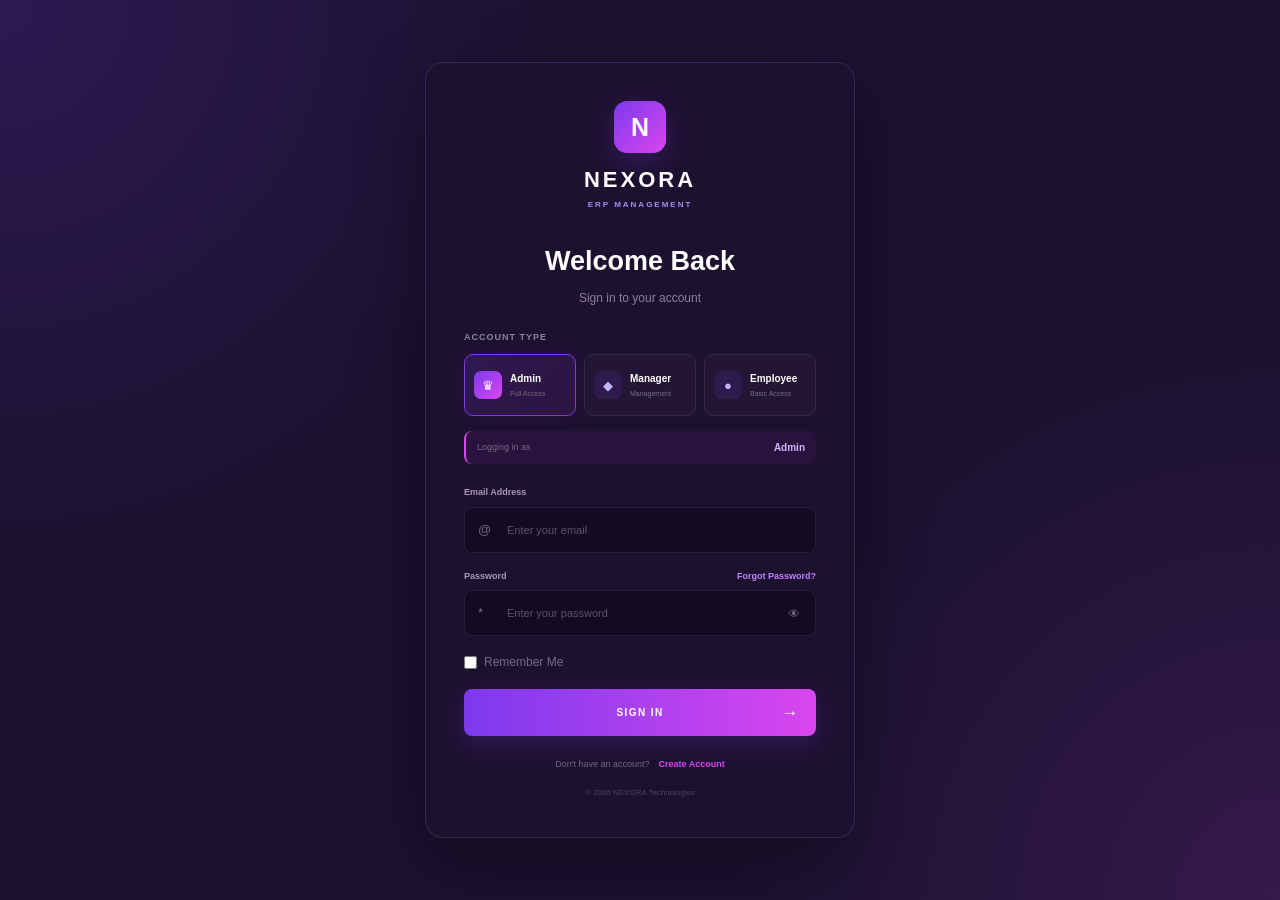
<file: index.html>
<!DOCTYPE html>
<html lang="en">

<head>
    <meta charset="UTF-8">

    <meta name="viewport" content="width=device-width, initial-scale=1.0">

    <meta name="description" content="NEXORA ERP - Smart Business Management Dashboard">

    <meta name="keywords" content="NEXORA ERP, ERP Dashboard, Business Management">

    <meta name="author" content="NEXORA">

    <title>NEXORA ERP - Smart Business Management</title>
</head>

<body>

    <script>
        window.location.href = "pages/login.html";
    </script>

</body>

</html>
</file>
<file: css/style.css>
/* NEXORA ERP */

* {
    margin: 0;
    padding: 0;
    box-sizing: border-box;
}

html {
    scroll-behavior: smooth;
}

body {
    font-family: Arial, Helvetica, sans-serif;
    background: #faf7ff;
    color: #24152f;
    line-height: 1.5;
    transition: background 0.25s ease, color 0.25s ease;
}

a {
    text-decoration: none;
    color: inherit;
}

button,
input,
select,
textarea {
    font: inherit;
}

button {
    cursor: pointer;
}

img {
    max-width: 100%;
    display: block;
}

/* COLOR SYSTEM */

:root {
    --purple: #7c3aed;
    --purple-dark: #5b21b6;
    --purple-light: #a78bfa;

    --magenta: #d946ef;
    --magenta-dark: #a21caf;
    --magenta-light: #f0abfc;

    --navy: #1b1230;

    --background: #faf7ff;
    --white: #ffffff;

    --text: #24152f;
    --muted: #756b80;

    --border: #eadff2;

    --success: #10b981;
    --warning: #f59e0b;
    --danger: #ef4444;

    --shadow: 0 6px 24px rgba(91, 33, 182, 0.08);
}

/* SIDEBAR */

.dashboard-container {
    min-height: 100vh;
    display: flex;
}

.sidebar {
    width: 245px;
    min-height: 100vh;
    position: fixed;
    top: 0;
    left: 0;
    bottom: 0;
    z-index: 1000;

    background: linear-gradient(
        180deg,
        #241044 0%,
        #35115c 48%,
        #4c136e 100%
    );

    color: #ffffff;
    display: flex;
    flex-direction: column;

    box-shadow: 5px 0 25px rgba(91, 33, 182, 0.16);
}

.sidebar-header {
    padding: 25px 21px;
    border-bottom: 1px solid rgba(255,255,255,0.10);
}

.sidebar-header h2 {
    color: #ffffff;
    font-size: 24px;
    font-weight: 800;
    letter-spacing: 0.5px;
}

.sidebar-header p {
    color: #f0abfc;
    font-size: 11px;
    margin-top: 4px;
}

.sidebar-nav {
    flex: 1;
    padding: 18px 12px;
    overflow-y: auto;
}

.sidebar-nav a {
    display: flex;
    align-items: center;
    gap: 11px;

    padding: 12px 14px;
    margin-bottom: 5px;

    border-radius: 10px;

    color: #eadcff;
    font-size: 14px;
    font-weight: 500;

    transition: all 0.2s ease;
}

.sidebar-nav a:hover {
    background: rgba(217, 70, 239, 0.17);
    color: #ffffff;
    transform: translateX(3px);
}

.sidebar-nav a.active {
    background: linear-gradient(
        135deg,
        #7c3aed,
        #d946ef
    );

    color: #ffffff;

    box-shadow:
        0 7px 18px rgba(217, 70, 239, 0.25);
}

.sidebar-nav a:last-child {
    margin-top: 18px;
    color: #f9a8d4;
}

.sidebar-nav a:last-child:hover {
    background: rgba(239, 68, 68, 0.14);
    color: #fecdd3;
}

/* MAIN AREA */

.dashboard-main {
    width: calc(100% - 245px);
    margin-left: 245px;
    min-height: 100vh;
    background: var(--background);
}

.dashboard-content {
    padding: 28px;
}

/* TOP NAVBAR */

.top-navbar {
    min-height: 72px;

    padding: 14px 28px;

    background: #ffffff;

    border-bottom: 1px solid var(--border);

    display: flex;
    align-items: center;
    justify-content: space-between;

    gap: 20px;

    position: sticky;
    top: 0;
    z-index: 900;

    box-shadow: 0 3px 15px rgba(91, 33, 182, 0.05);
}

.top-navbar h1 {
    color: var(--text);
    font-size: 21px;
    font-weight: 700;
}

.top-navbar p {
    color: var(--muted);
    font-size: 13px;
}

.user-info {
    display: flex;
    align-items: center;
    gap: 12px;
}

.user-details {
    text-align: right;
}

.user-name {
    display: block;
    color: var(--text);
    font-size: 14px;
    font-weight: 700;
}

.user-role {
    display: block;
    color: var(--magenta-dark);
    font-size: 11px;
    font-weight: 700;
    margin-top: 2px;
}

#themeButton {
    padding: 9px 13px;

    border: 1px solid #e8d4f5;
    border-radius: 8px;

    background: #faf5ff;
    color: var(--purple-dark);

    font-size: 13px;
    font-weight: 600;

    transition: 0.2s ease;
}

#themeButton:hover {
    background: #f3e8ff;
    border-color: var(--purple-light);
}

/* NOTIFICATION */

.top-navbar .user-info {
    display: flex;
    align-items: center;
    gap: 14px;
}

.notification-wrapper {
    position: relative;
    display: inline-flex;
    align-items: center;
}

.notification-button {
    width: 41px;
    height: 41px;

    padding: 0;

    border: 1px solid #e7d8f0;
    border-radius: 50%;

    background: #ffffff;
    color: var(--purple-dark);

    display: flex;
    align-items: center;
    justify-content: center;

    font-size: 20px;

    transition: 0.2s ease;
}

.notification-button:hover {
    background: #faf0ff;
    color: var(--magenta-dark);
    border-color: var(--magenta-light);
}

.notification-count {
    position: absolute;
    top: -3px;
    right: -3px;

    min-width: 18px;
    height: 18px;

    padding: 0 4px;

    border-radius: 50%;

    background: var(--magenta);
    color: #ffffff;

    font-size: 10px;
    font-weight: 700;

    display: flex;
    align-items: center;
    justify-content: center;

    border: 2px solid #ffffff;
}

.notification-panel {
    position: absolute;

    top: 53px;
    right: 0;

    width: 350px;
    max-width: calc(100vw - 30px);

    padding: 15px;

    background: #ffffff;

    border: 1px solid var(--border);
    border-radius: 13px;

    box-shadow: 0 18px 45px rgba(91, 33, 182, 0.18);

    display: none;

    z-index: 1200;
}

.notification-panel.show {
    display: block;
}

.notification-panel h3 {
    color: var(--text);
    font-size: 16px;
    margin-bottom: 12px;
}

.notification-item {
    padding: 11px 12px;

    border-radius: 9px;
    margin-bottom: 8px;

    background: #fbf8ff;

    border-left: 3px solid var(--purple);
}

.notification-item:last-child {
    margin-bottom: 0;
}

.notification-item-header {
    display: flex;
    justify-content: space-between;
    gap: 10px;
}

.notification-item-header strong {
    color: var(--text);
    font-size: 13px;
}

.notification-item-header span {
    color: var(--muted);
    font-size: 10px;
}

.notification-item p {
    margin-top: 4px;
    color: var(--muted);
    font-size: 12px;
}

.notification-item.warning {
    border-left-color: var(--warning);
}

.notification-item.danger {
    border-left-color: var(--danger);
}

.notification-item.success {
    border-left-color: var(--success);
}

.notification-item.info {
    border-left-color: var(--magenta);
}

.no-notification {
    text-align: center;
    padding: 20px 10px;
    color: var(--muted);
    font-size: 13px;
}

/* PAGE HEADER */

.page-header {
    margin-bottom: 25px;
}

.page-header h1 {
    color: var(--text);
    font-size: 27px;
    font-weight: 750;
    margin-bottom: 5px;
}

.page-header p {
    color: var(--muted);
    font-size: 14px;
}

/* BUTTONS */

.primary-button,
.secondary-button,
.danger-button {
    border-radius: 8px;
    padding: 10px 16px;

    font-size: 13px;
    font-weight: 600;

    transition: all 0.2s ease;
}

.primary-button {
    border: none;

    background: linear-gradient(
        135deg,
        var(--purple),
        var(--magenta)
    );

    color: #ffffff;

    box-shadow: 0 5px 14px rgba(217, 70, 239, 0.16);
}

.primary-button:hover {
    transform: translateY(-2px);

    box-shadow:
        0 8px 20px rgba(124, 58, 237, 0.25);
}

.secondary-button {
    border: 1px solid #dfd2e8;

    background: #ffffff;
    color: var(--purple-dark);
}

.secondary-button:hover {
    background: #faf3ff;
    border-color: var(--purple-light);
}

.danger-button {
    border: none;
    background: var(--danger);
    color: #ffffff;
}

.danger-button:hover {
    background: #dc2626;
}

/* DASHBOARD CARDS */

.dashboard-cards {
    display: grid;

    grid-template-columns: repeat(5, 1fr);

    gap: 17px;

    margin-bottom: 25px;
}

.dashboard-card {
    position: relative;
    overflow: hidden;

    background: #ffffff;

    border: 1px solid var(--border);
    border-radius: 14px;

    padding: 20px;

    box-shadow: var(--shadow);

    transition:
        transform 0.2s ease,
        box-shadow 0.2s ease;
}

.dashboard-card::before {
    content: "";

    position: absolute;

    left: 0;
    top: 0;

    width: 100%;
    height: 4px;

    background: linear-gradient(
        90deg,
        var(--purple),
        var(--magenta)
    );
}

.dashboard-card:hover {
    transform: translateY(-4px);

    box-shadow:
        0 12px 30px rgba(124, 58, 237, 0.13);
}

.dashboard-card h3 {
    color: var(--muted);

    font-size: 12px;
    font-weight: 700;

    text-transform: uppercase;
    letter-spacing: 0.5px;
}

.dashboard-card p {
    margin-top: 8px;

    color: var(--text);

    font-size: 25px;
    font-weight: 750;
}

/* CHARTS */

.dashboard-charts {
    display: grid;

    grid-template-columns: 1fr 1fr;

    gap: 20px;

    margin-bottom: 25px;
}

.chart-box,
.chart-card {
    background: #ffffff;

    border: 1px solid var(--border);
    border-radius: 14px;

    padding: 20px;

    box-shadow: var(--shadow);
}

.chart-box h2,
.chart-box h3,
.chart-card h2,
.chart-card h3 {
    color: var(--text);

    font-size: 16px;

    margin-bottom: 15px;
}

.chart-container {
    width: 100%;
    height: 300px;

    position: relative;
}

/* COMMON SECTIONS */

.dashboard-table-section,
.activities-section,
.notifications-section,
.management-section,
.sales-section,
.inventory-history,
.finance-card,
.finance-chart,
.report-card {
    background: #ffffff;

    border: 1px solid var(--border);
    border-radius: 14px;

    box-shadow: var(--shadow);
}

.dashboard-table-section,
.activities-section,
.notifications-section {
    padding: 20px;
    margin-bottom: 20px;
}

.section-header {
    display: flex;

    align-items: center;
    justify-content: space-between;

    gap: 15px;

    margin-bottom: 17px;
}

.section-header h2 {
    color: var(--text);
    font-size: 18px;
}

.section-header p {
    color: var(--muted);
    font-size: 13px;
}

/* TABLES */

.table-container,
.employee-table-container,
.customer-table-container,
.product-table-container,
.inventory-table-container,
.sales-table-container,
.invoice-table-container {
    width: 100%;
    overflow-x: auto;
}

table {
    width: 100%;

    min-width: 650px;

    border-collapse: collapse;

    background: #ffffff;
}

table th {
    padding: 12px 14px;

    background: linear-gradient(
        90deg,
        #f6efff,
        #fff1fd
    );

    color: var(--purple-dark);

    text-align: left;

    border-bottom: 1px solid #e9dff0;

    font-size: 12px;
    font-weight: 700;

    white-space: nowrap;
}

table td {
    padding: 12px 14px;

    color: #493d52;

    border-bottom: 1px solid #f0eaf4;

    font-size: 13px;

    vertical-align: middle;
}

table tbody tr {
    transition: background 0.15s ease;
}

table tbody tr:hover {
    background: #fcf8ff;
}

/* STATUS */

.status,
.stock-status {
    display: inline-flex;

    align-items: center;

    padding: 5px 9px;

    border-radius: 20px;

    font-size: 11px;
    font-weight: 700;
}

.status-active,
.in-stock {
    background: #dcfce7;
    color: #166534;
}

.status-inactive,
.out-of-stock {
    background: #fee2e2;
    color: #991b1b;
}

.low-stock {
    background: #fef3c7;
    color: #92400e;
}

/* SEARCH / FILTER */

.employee-controls {
    background: #ffffff;

    border: 1px solid var(--border);
    border-radius: 12px;

    padding: 16px;

    margin-bottom: 18px;

    display: flex;

    align-items: center;

    gap: 12px;

    flex-wrap: wrap;

    box-shadow: 0 4px 16px rgba(91, 33, 182, 0.04);
}

.employee-controls input,
.employee-controls select {
    min-width: 180px;
}

input,
select,
textarea {
    width: 100%;

    padding: 10px 12px;

    border: 1px solid #ded4e5;
    border-radius: 8px;

    background: #ffffff;
    color: var(--text);

    outline: none;

    transition:
        border-color 0.2s ease,
        box-shadow 0.2s ease;
}

input:focus,
select:focus,
textarea:focus {
    border-color: var(--magenta);

    box-shadow:
        0 0 0 3px rgba(217, 70, 239, 0.10);
}

input::placeholder,
textarea::placeholder {
    color: #aaa0b1;
}

textarea {
    min-height: 100px;
    resize: vertical;
}

.filter-select {
    min-width: 160px;
}

.table-count {
    color: var(--muted);
    font-size: 12px;
}

/* FORM */

.employee-form-group {
    margin-bottom: 15px;
}

.employee-form-group label,
.form-group label {
    display: block;

    margin-bottom: 6px;

    color: #493d52;

    font-size: 13px;
    font-weight: 600;
}

.form-grid,
.product-form-grid {
    display: grid;

    grid-template-columns: repeat(2, 1fr);

    gap: 15px;
}

.product-form-grid .full-width {
    grid-column: 1 / -1;
}

/* MODALS */

.employee-modal {
    position: fixed;

    inset: 0;

    z-index: 1500;

    background: rgba(36, 16, 68, 0.65);

    padding: 20px;

    display: flex;

    align-items: center;
    justify-content: center;

    overflow-y: auto;
}

.employee-modal-content {
    width: 100%;
    max-width: 650px;

    max-height: 92vh;

    overflow-y: auto;

    background: #ffffff;

    border-radius: 15px;

    padding: 24px;

    box-shadow:
        0 25px 70px rgba(91, 33, 182, 0.28);
}

.employee-modal-header {
    display: flex;

    align-items: center;
    justify-content: space-between;

    gap: 15px;

    padding-bottom: 15px;

    margin-bottom: 20px;

    border-bottom: 1px solid var(--border);
}

.employee-modal-header h2 {
    color: var(--purple-dark);
    font-size: 20px;
}

.close-modal {
    border: none;

    background: transparent;

    color: #887b91;

    font-size: 25px;
    line-height: 1;
}

.close-modal:hover {
    color: var(--magenta);
}

.modal-actions,
.modal-buttons {
    display: flex;

    justify-content: flex-end;

    gap: 10px;

    margin-top: 20px;
}

/* PROFILE */

.profile-card {
    background: #fbf7ff;

    border: 1px solid var(--border);
    border-radius: 12px;

    padding: 20px;
}

.profile-card h4 {
    color: var(--muted);
    font-size: 12px;
    margin-bottom: 5px;
}

.customer-profile-item {
    display: flex;

    justify-content: space-between;

    gap: 15px;

    padding: 12px 0;

    border-bottom: 1px solid var(--border);
}

.customer-profile-item:last-child {
    border-bottom: none;
}

.customer-profile-item strong {
    color: #493d52;
    font-size: 13px;
}

.customer-profile-item span {
    color: var(--muted);
    font-size: 13px;
    text-align: right;
}

/* PAGINATION */

.pagination {
    display: flex;

    align-items: center;
    justify-content: center;

    gap: 6px;

    margin-top: 20px;

    flex-wrap: wrap;
}

.pagination button {
    min-width: 35px;
    height: 35px;

    padding: 0 10px;

    border: 1px solid #dfd4e6;
    border-radius: 7px;

    background: #ffffff;
    color: #493d52;
}

.pagination button:hover,
.pagination button.active {
    background: linear-gradient(
        135deg,
        var(--purple),
        var(--magenta)
    );

    color: #ffffff;

    border-color: transparent;
}

.pagination button:disabled {
    opacity: 0.5;
    cursor: not-allowed;
}

/* INVENTORY / INVOICE / FINANCE SUMMARY */

.inventory-summary,
.invoice-summary,
.finance-summary {
    display: grid;

    grid-template-columns: repeat(4, 1fr);

    gap: 16px;

    margin-bottom: 20px;
}

.inventory-summary-card,
.invoice-summary-card,
.finance-card {
    padding: 20px;
}

.inventory-summary-card h3,
.invoice-summary-card h3,
.finance-card h3 {
    color: var(--muted);

    font-size: 12px;

    text-transform: uppercase;
}

.inventory-summary-card p,
.invoice-summary-card p,
.finance-card p {
    color: var(--text);

    font-size: 24px;
    font-weight: 750;

    margin-top: 7px;
}

.inventory-profile-grid {
    display: grid;

    grid-template-columns: repeat(2, 1fr);

    gap: 12px;
}

.inventory-action-buttons {
    display: flex;
    gap: 10px;
    flex-wrap: wrap;
}

/* SALES */

.sale-info-grid {
    display: grid;

    grid-template-columns: repeat(2, 1fr);

    gap: 15px;
}

.sale-product-grid {
    display: grid;

    grid-template-columns: 1fr 120px auto;

    gap: 12px;

    align-items: end;
}

.sales-summary-box {
    background: linear-gradient(
        135deg,
        #fbf5ff,
        #fff5fd
    );

    border: 1px solid #ead8f5;

    border-radius: 10px;

    padding: 17px;

    margin-top: 18px;
}

.sales-summary-row,
.finance-summary-row,
.invoice-total-row {
    display: flex;

    justify-content: space-between;

    gap: 15px;

    padding: 10px 0;

    border-bottom: 1px solid var(--border);

    color: #493d52;

    font-size: 13px;
}

.sales-summary-row:last-child,
.finance-summary-row:last-child,
.invoice-total-row:last-child {
    border-bottom: none;
}

.grand-total {
    color: var(--magenta-dark) !important;

    font-size: 17px !important;

    font-weight: 750;
}

/* QUANTITY */

.quantity-control {
    display: flex;
    align-items: center;
    gap: 6px;
}

.quantity-button {
    width: 30px;
    height: 30px;

    border: 1px solid #ded3e6;
    border-radius: 6px;

    background: #ffffff;
    color: var(--purple-dark);
}

.quantity-button:hover {
    background: #faf0ff;
    border-color: var(--purple-light);
}

/* INVOICE */

.invoice-header {
    display: flex;

    justify-content: space-between;
    align-items: flex-start;

    gap: 20px;

    margin-bottom: 20px;
}

.invoice-company h2 {
    color: var(--magenta-dark);
    font-size: 22px;
}

.invoice-company p {
    color: var(--muted);
    font-size: 12px;
}

.invoice-info-grid {
    display: grid;

    grid-template-columns: 1fr 1fr;

    gap: 12px;

    margin-bottom: 20px;
}

.invoice-items-table {
    margin-bottom: 20px;
}

.invoice-totals {
    max-width: 360px;
    margin-left: auto;
}

.invoice-total-row.final {
    border-top: 2px solid var(--magenta);

    color: var(--magenta-dark);

    font-weight: 700;
    font-size: 16px;
}

.invoice-note {
    margin-top: 20px;

    padding: 13px;

    border-radius: 8px;

    background: #faf0ff;

    color: var(--muted);

    font-size: 12px;
}

.invoice-print-area {
    background: #ffffff;
}

/* FINANCE */

.finance-chart {
    padding: 20px;
    margin-bottom: 20px;
}

.finance-summary {
    grid-template-columns: repeat(3, 1fr);
}

.finance-summary-row {
    padding: 14px 0;
}

/* REPORTS */

.reports-grid {
    display: grid;

    grid-template-columns: 1fr 1fr;

    gap: 20px;
}

.report-card {
    padding: 20px;
}

.report-summary-list {
    display: flex;

    flex-direction: column;

    gap: 12px;
}

.report-summary-item {
    display: flex;

    align-items: center;

    justify-content: space-between;

    gap: 15px;

    padding: 14px 16px;

    border-radius: 9px;

    background: linear-gradient(
        135deg,
        #f8f1ff,
        #fff1fd
    );
}

.report-summary-item span {
    color: var(--muted);
    font-size: 13px;
}

.report-summary-item strong {
    color: var(--purple-dark);
    font-size: 18px;
}

#reportSalesTableBody td,
#reportProductTableBody td,
#reportInventoryTableBody td {
    vertical-align: middle;
}

#reportSalesChart,
#reportRevenueChart,
#reportProductChart,
#reportCustomerChart {
    max-width: 100%;
}

/* ACTIVITIES */

.activities-section ul {
    list-style: none;
}

.activities-section li {
    background: #fcf9ff;

    border: 1px solid var(--border);

    border-radius: 9px;

    padding: 12px;

    margin-bottom: 8px;

    color: #493d52;

    font-size: 13px;
}

/* LOADING */

.loading {
    display: flex;

    align-items: center;
    justify-content: center;

    padding: 30px;

    color: var(--muted);
}

.spinner {
    width: 25px;
    height: 25px;

    border: 3px solid #eadff0;

    border-top-color: var(--magenta);

    border-radius: 50%;

    animation: spin 0.8s linear infinite;

    margin-right: 10px;
}

@keyframes spin {
    to {
        transform: rotate(360deg);
    }
}

/* TOAST */

.toast-container {
    position: fixed;

    top: 80px;
    right: 20px;

    z-index: 2000;
}

.toast {
    min-width: 280px;
    max-width: 380px;

    margin-bottom: 10px;

    padding: 13px 16px;

    border-radius: 9px;

    background: #241044;

    color: #ffffff;

    box-shadow:
        0 10px 30px rgba(91, 33, 182, 0.20);

    animation: toastIn 0.25s ease;
}

.toast-success {
    border-left: 4px solid var(--success);
}

.toast-error {
    border-left: 4px solid var(--danger);
}

.toast-warning {
    border-left: 4px solid var(--warning);
}

.toast-info {
    border-left: 4px solid var(--magenta);
}

@keyframes toastIn {
    from {
        opacity: 0;
        transform: translateX(30px);
    }

    to {
        opacity: 1;
        transform: translateX(0);
    }
}

/* FOOTER */

.dashboard-footer {
    padding: 22px 28px;

    text-align: center;

    color: var(--muted);

    font-size: 13px;
}

/* DARK MODE */

body.dark-mode {
    background: #160d24;
    color: #f8f1ff;
}

body.dark-mode .dashboard-main,
body.dark-mode .dashboard-content {
    background: #160d24;
    color: #f8f1ff;
}

body.dark-mode .top-navbar {
    background: #211132;
    border-color: #38204d;
}

body.dark-mode .top-navbar h1,
body.dark-mode .user-name {
    color: #ffffff;
}

body.dark-mode .top-navbar p {
    color: #b9a9c5;
}

body.dark-mode .dashboard-card,
body.dark-mode .chart-box,
body.dark-mode .chart-card,
body.dark-mode .dashboard-table-section,
body.dark-mode .activities-section,
body.dark-mode .notifications-section,
body.dark-mode .management-section,
body.dark-mode .sales-section,
body.dark-mode .inventory-history,
body.dark-mode .finance-card,
body.dark-mode .finance-chart,
body.dark-mode .report-card,
body.dark-mode .employee-controls {
    background: #211132;
    color: #f8f1ff;
    border-color: #38204d;
}

body.dark-mode .dashboard-card h3,
body.dark-mode .inventory-summary-card h3,
body.dark-mode .invoice-summary-card h3,
body.dark-mode .finance-card h3,
body.dark-mode .page-header p,
body.dark-mode .table-count {
    color: #b9a9c5;
}

body.dark-mode .dashboard-card p,
body.dark-mode .inventory-summary-card p,
body.dark-mode .invoice-summary-card p,
body.dark-mode .finance-card p,
body.dark-mode .page-header h1,
body.dark-mode .section-header h2,
body.dark-mode .chart-box h2,
body.dark-mode .chart-box h3,
body.dark-mode .chart-card h2,
body.dark-mode .chart-card h3 {
    color: #ffffff;
}

body.dark-mode table {
    background: #211132;
    color: #f8f1ff;
}

body.dark-mode table th {
    background: #32164d;
    color: #f0abfc;
    border-color: #4b2b61;
}

body.dark-mode table td {
    background: #211132;
    color: #e8dff0;
    border-color: #38204d;
}

body.dark-mode table tbody tr:hover {
    background: #2b1740;
}

body.dark-mode input,
body.dark-mode select,
body.dark-mode textarea {
    background: #160d24;
    color: #ffffff;
    border-color: #4b2b61;
}

body.dark-mode input::placeholder,
body.dark-mode textarea::placeholder {
    color: #8f7b9b;
}

body.dark-mode input:focus,
body.dark-mode select:focus,
body.dark-mode textarea:focus {
    border-color: var(--magenta-light);

    box-shadow:
        0 0 0 3px rgba(217, 70, 239, 0.12);
}

body.dark-mode label,
body.dark-mode .employee-form-group label,
body.dark-mode .form-group label {
    color: #eadff0;
}

body.dark-mode .secondary-button,
body.dark-mode .quantity-button,
body.dark-mode .notification-button {
    background: #2b1740;
    color: #f0e7f5;
    border-color: #4b2b61;
}

body.dark-mode .secondary-button:hover,
body.dark-mode .quantity-button:hover,
body.dark-mode .notification-button:hover {
    background: #3a1d52;
    border-color: var(--magenta);
    color: #ffffff;
}

body.dark-mode #themeButton {
    background: #32164d;
    color: #f0abfc;
    border-color: #5b2d73;
}

body.dark-mode .notification-panel {
    background: #211132;
    border-color: #4b2b61;
}

body.dark-mode .notification-panel h3 {
    color: #ffffff;
}

body.dark-mode .notification-item {
    background: #2b1740;
}

body.dark-mode .notification-item-header strong {
    color: #ffffff;
}

body.dark-mode .notification-item-header span,
body.dark-mode .notification-item p {
    color: #b9a9c5;
}

body.dark-mode .activities-section li {
    background: #2b1740;
    color: #e8dff0;
    border-color: #38204d;
}

body.dark-mode .employee-modal {
    background: rgba(10, 4, 18, 0.78);
}

body.dark-mode .employee-modal-content {
    background: #211132;
    color: #f8f1ff;
}

body.dark-mode .employee-modal-header {
    border-color: #38204d;
}

body.dark-mode .employee-modal-header h2 {
    color: #f0abfc;
}

body.dark-mode .close-modal {
    color: #c8b8d2;
}

body.dark-mode .profile-card {
    background: #2b1740;
    border-color: #38204d;
}

body.dark-mode .customer-profile-item {
    border-color: #38204d;
}

body.dark-mode .customer-profile-item strong {
    color: #eadff0;
}

body.dark-mode .customer-profile-item span {
    color: #b9a9c5;
}

body.dark-mode .sales-summary-box,
body.dark-mode .report-summary-item,
body.dark-mode .invoice-note {
    background: #2b1740;
    border-color: #4b2b61;
}

body.dark-mode .sales-summary-row,
body.dark-mode .finance-summary-row,
body.dark-mode .invoice-total-row {
    border-color: #38204d;
    color: #eadff0;
}

body.dark-mode .grand-total,
body.dark-mode .invoice-total-row.final {
    color: #f0abfc !important;
}

body.dark-mode .report-summary-item span {
    color: #b9a9c5;
}

body.dark-mode .report-summary-item strong {
    color: #f0abfc;
}

body.dark-mode .dashboard-footer {
    color: #9f8eab;
}

body.dark-mode .invoice-print-area {
    background: #211132;
}

/* RESPONSIVE - 1200px */

@media (max-width: 1200px) {
    .dashboard-cards {
        grid-template-columns: repeat(3, 1fr);
    }

    .inventory-summary,
    .invoice-summary {
        grid-template-columns: repeat(2, 1fr);
    }

    .dashboard-content {
        padding: 22px;
    }
}

/* RESPONSIVE - 992px */

@media (max-width: 992px) {
    .sidebar {
        width: 220px;
    }

    .dashboard-main {
        width: calc(100% - 220px);
        margin-left: 220px;
    }

    .dashboard-cards {
        grid-template-columns: repeat(2, 1fr);
    }

    .dashboard-charts {
        grid-template-columns: 1fr;
    }

    .finance-summary {
        grid-template-columns: repeat(2, 1fr);
    }

    .sale-info-grid,
    .form-grid,
    .product-form-grid {
        grid-template-columns: 1fr;
    }

    .product-form-grid .full-width {
        grid-column: auto;
    }

    .sale-product-grid {
        grid-template-columns: 1fr 1fr;
    }
}

/* RESPONSIVE - 768px */

@media (max-width: 768px) {
    .dashboard-container {
        display: block;
    }

    .sidebar {
        position: relative;

        width: 100%;

        min-height: auto;
    }

    .sidebar-header {
        padding: 18px;
    }

    .sidebar-nav {
        display: flex;

        gap: 6px;

        overflow-x: auto;

        padding: 10px;
    }

    .sidebar-nav a {
        min-width: max-content;

        margin-bottom: 0;
    }

    .sidebar-nav a:last-child {
        margin-top: 0;
    }

    .dashboard-main {
        width: 100%;
        margin-left: 0;
    }

    .top-navbar {
        position: relative;

        padding: 13px 16px;
    }

    .dashboard-content {
        padding: 16px;
    }

    .dashboard-cards {
        grid-template-columns: repeat(2, 1fr);
    }

    .reports-grid {
        grid-template-columns: 1fr;
    }

    .section-header {
        align-items: flex-start;
        flex-direction: column;
    }

    .notification-panel {
        right: -70px;
    }

    .modal-buttons,
    .modal-actions {
        flex-direction: column;
    }

    .modal-buttons button,
    .modal-actions button {
        width: 100%;
    }
}

/* RESPONSIVE - 576px */

@media (max-width: 576px) {
    .top-navbar {
        align-items: flex-start;
        flex-direction: column;
    }

    .top-navbar .user-info {
        width: 100%;
        justify-content: flex-end;
    }

    .dashboard-cards,
    .inventory-summary,
    .invoice-summary,
    .finance-summary {
        grid-template-columns: 1fr;
    }

    .dashboard-card {
        padding: 17px;
    }

    .dashboard-card p {
        font-size: 22px;
    }

    .chart-box,
    .chart-card,
    .dashboard-table-section,
    .activities-section,
    .notifications-section,
    .report-card {
        padding: 15px;
    }

    .chart-container {
        height: 230px;
    }

    .employee-controls {
        flex-direction: column;
        align-items: stretch;
    }

    .employee-controls input,
    .employee-controls select,
    .employee-controls button {
        width: 100%;
        min-width: 0;
    }

    .sale-product-grid {
        grid-template-columns: 1fr;
    }

    .inventory-profile-grid,
    .invoice-info-grid {
        grid-template-columns: 1fr;
    }

    .customer-profile-item {
        align-items: flex-start;
        flex-direction: column;
        gap: 4px;
    }

    .customer-profile-item span {
        text-align: left;
    }

    .employee-modal {
        padding: 10px;
    }

    .employee-modal-content {
        padding: 18px;
        max-height: 95vh;
    }

    .notification-panel {
        width: 300px;
        right: -85px;
    }
}

/* RESPONSIVE - 400px */

@media (max-width: 400px) {
    .sidebar-nav {
        padding: 8px;
    }

    .sidebar-nav a {
        padding: 9px 11px;
        font-size: 12px;
    }

    .dashboard-content {
        padding: 10px;
    }

    .dashboard-card p {
        font-size: 20px;
    }

    .chart-container {
        height: 200px;
    }

    .user-details {
        display: none;
    }

    .notification-panel {
        right: -115px;
        width: 280px;
    }
}

/* PRINT */

@media print {
    body {
        background: #ffffff !important;
        color: #000000 !important;
    }

    .sidebar,
    .top-navbar,
    .modal-actions,
    .employee-modal-header .close-modal {
        display: none !important;
    }

    .dashboard-main {
        width: 100%;
        margin: 0;
    }

    .dashboard-content {
        padding: 0;
    }

    .invoice-print-area {
        display: block !important;

        background: #ffffff !important;
        color: #000000 !important;
    }
}

/* EMPLOYEE PAGE DESIGN */

.employee-page-header {
    margin-bottom: 24px;
}

.employee-page-header p {
    margin-top: 6px;
}

.employee-management-section {
    margin-bottom: 28px;
}

.employee-controls {
    display: grid;
    grid-template-columns: 2fr 1fr 1fr;
    gap: 18px;
    margin-bottom: 22px;
}

.employee-controls > div {
    display: flex;
    flex-direction: column;
    gap: 8px;
}

.employee-controls label {
    font-size: 13px;
    font-weight: 600;
}

.employee-controls input,
.employee-controls select {
    width: 100%;
}

.employee-summary-cards {
    margin-top: 24px;
}

.employee-summary-cards .dashboard-card {
    position: relative;
    overflow: hidden;
}

.employee-summary-cards .card-icon {
    width: 42px;
    height: 42px;
    border-radius: 12px;
    display: flex;
    align-items: center;
    justify-content: center;
    background: linear-gradient(
        135deg,
        var(--purple),
        var(--magenta)
    );
    color: #ffffff;
    font-size: 19px;
    font-weight: 700;
    margin-bottom: 14px;
}

.employee-summary-cards .dashboard-card h3 {
    margin-bottom: 6px;
}

.employee-summary-cards .dashboard-card p {
    font-size: 30px;
    font-weight: 700;
    margin: 4px 0 8px;
}

.employee-summary-cards .card-positive,
.employee-summary-cards .card-warning {
    font-size: 13px;
    font-weight: 600;
}


/* Employee table */

.employee-management-section table th {
    white-space: nowrap;
}

.employee-management-section table td {
    vertical-align: middle;
}


/* Add Employee button */

.employee-page-header .primary-button {
    white-space: nowrap;
}


/* Dark Mode */

body.dark-mode .employee-controls label {
    color: #ffffff;
}

body.dark-mode .employee-summary-cards .dashboard-card {
    background: #1c1525;
}

body.dark-mode .employee-summary-cards .card-positive,
body.dark-mode .employee-summary-cards .card-warning {
    color: #ffffff;
}


/* Responsive */

@media (max-width: 900px) {

    .employee-controls {
        grid-template-columns: 1fr 1fr;
    }

}

@media (max-width: 600px) {

    .employee-controls {
        grid-template-columns: 1fr;
    }

    .employee-page-header {
        flex-direction: column;
        align-items: flex-start;
        gap: 15px;
    }

    .employee-page-header .primary-button {
        width: 100%;
    }

}

/* EMPLOYEE ACTION BUTTONS */

.employee-action-buttons {
    display: flex;
    align-items: center;
    gap: 8px;
    white-space: nowrap;
}

.employee-action-buttons button {
    border: none;
    border-radius: 7px;
    padding: 7px 11px;
    font-size: 12px;
    font-weight: 600;
    cursor: pointer;
    transition: 0.2s ease;
}

.employee-action-buttons .edit-button {
    background: #ede9fe;
    color: #6d28d9;
}

.employee-action-buttons .edit-button:hover {
    background: #7c3aed;
    color: #ffffff;
    transform: translateY(-1px);
}

.employee-action-buttons .delete-button {
    background: #fee2e2;
    color: #dc2626;
}

.employee-action-buttons .delete-button:hover {
    background: #ef4444;
    color: #ffffff;
    transform: translateY(-1px);
}


/* Edit Modal */

.employee-modal-actions {
    display: flex;
    justify-content: flex-end;
    gap: 10px;
    margin-top: 8px;
}

.cancel-button {
    border: 1px solid var(--border);
    background: #ffffff;
    color: var(--text);
    padding: 11px 18px;
    border-radius: 8px;
    font-weight: 600;
    cursor: pointer;
}

.cancel-button:hover {
    background: #f5f3f7;
}

.employee-form-submit {
    cursor: pointer;
}


/* Dark Mode */

body.dark-mode .employee-action-buttons .edit-button {
    background: #30204a;
    color: #c4b5fd;
}

body.dark-mode .employee-action-buttons .delete-button {
    background: #421f25;
    color: #fca5a5;
}

body.dark-mode .cancel-button {
    background: #241b2d;
    color: #ffffff;
    border-color: #4b3b57;
}


/* Mobile */

@media (max-width: 600px) {

    .employee-action-buttons {
        flex-direction: column;
        align-items: stretch;
    }

    .employee-action-buttons button {
        width: 100%;
    }

    .employee-modal-actions {
        flex-direction: column;
    }

    .employee-modal-actions button {
        width: 100%;
    }

}

/* EMPLOYEE MODAL ACTION BUTTONS */

.employee-modal-actions {
    display: flex;
    justify-content: flex-end;
    align-items: center;
    gap: 12px;
    margin-top: 18px;
    padding-top: 16px;
    border-top: 1px solid var(--border);
}

.employee-modal-actions .cancel-button,
.employee-modal-actions .employee-form-submit {
    border: none;
    border-radius: 9px;
    padding: 11px 22px;
    min-width: 120px;
    font-size: 14px;
    font-weight: 600;
    cursor: pointer;
    transition: all 0.2s ease;
}

/* Cancel */

.employee-modal-actions .cancel-button {
    background: #f3f0f5;
    color: #5b5361;
    border: 1px solid #ddd4e5;
}

.employee-modal-actions .cancel-button:hover {
    background: #e8e1ec;
    transform: translateY(-1px);
}


/* Save Changes / Add Employee */

.employee-modal-actions .employee-form-submit {
    background: linear-gradient(
        135deg,
        var(--purple),
        var(--magenta)
    );
    color: #ffffff;
    box-shadow: 0 4px 12px rgba(124, 58, 237, 0.22);
}

.employee-modal-actions .employee-form-submit:hover {
    transform: translateY(-1px);
    box-shadow: 0 6px 16px rgba(124, 58, 237, 0.30);
}


/* Dark Mode */

body.dark-mode .employee-modal-actions {
    border-top-color: #3b3045;
}

body.dark-mode .employee-modal-actions .cancel-button {
    background: #29212f;
    color: #ffffff;
    border-color: #4a3d55;
}

body.dark-mode .employee-modal-actions .cancel-button:hover {
    background: #352a3d;
}

/* CUSTOMER MANAGEMENT */


/* CUSTOMER PAGE HEADER */

.customer-page-header {
    margin-bottom: 24px;
}

.customer-page-header h2 {
    margin: 6px 0;
    font-size: 28px;
    font-weight: 700;
}

.customer-page-header p {
    margin: 0;
    color: var(--muted, #756b80);
}


/* CUSTOMER CONTROLS */

.customer-controls {
    display: grid;
    grid-template-columns: 1fr 220px 220px;
    gap: 18px;
    margin-bottom: 24px;
    padding: 20px;
    background: #ffffff;
    border: 1px solid #eadff2;
    border-radius: 14px;
    box-shadow: 0 5px 18px rgba(91, 33, 182, 0.06);
}

.customer-controls > div {
    display: flex;
    flex-direction: column;
    gap: 8px;
}

.customer-controls label {
    font-size: 13px;
    font-weight: 600;
    color: #5f5368;
}

.customer-controls input,
.customer-controls select {
    width: 100%;
    min-height: 42px;
    padding: 10px 13px;
    border: 1px solid #ded2e8;
    border-radius: 9px;
    background: #ffffff;
    color: #24152f;
    font-size: 14px;
    outline: none;
    transition: 0.2s ease;
    box-sizing: border-box;
}

.customer-controls input:focus,
.customer-controls select:focus {
    border-color: #7c3aed;
    box-shadow: 0 0 0 3px rgba(124, 58, 237, 0.10);
}


/* CUSTOMER MANAGEMENT TABLE */

.customer-management-section {
    background: #ffffff;
    border: 1px solid #eadff2;
    border-radius: 14px;
    padding: 22px;
    box-shadow: 0 5px 20px rgba(91, 33, 182, 0.06);
}

.customer-list-header {
    margin-bottom: 20px;
}

.customer-list-header h2 {
    margin: 5px 0 0;
    font-size: 21px;
}

.customer-count-label {
    display: inline-flex;
    align-items: center;
    gap: 6px;
    padding: 8px 13px;
    border-radius: 8px;
    background: #faf5ff;
    color: #6d28d9;
    font-size: 13px;
    font-weight: 600;
}

.customer-count-label strong {
    color: #a21caf;
    font-size: 15px;
}


/* CUSTOMER TABLE */

.customer-management-section table {
    width: 100%;
    border-collapse: collapse;
}

.customer-management-section thead th {
    padding: 14px 12px;
    background: #faf7ff;
    border-bottom: 1px solid #eadff2;
    color: #5b21b6;
    font-size: 12px;
    font-weight: 700;
    text-align: left;
    text-transform: uppercase;
    letter-spacing: 0.3px;
}

.customer-management-section tbody td {
    padding: 15px 12px;
    border-bottom: 1px solid #f0eaf4;
    color: #35253e;
    font-size: 14px;
    vertical-align: middle;
}

.customer-management-section tbody tr {
    transition: 0.2s ease;
}

.customer-management-section tbody tr:hover {
    background: #fcf9ff;
}

.customer-management-section tbody tr:last-child td {
    border-bottom: none;
}


/* CUSTOMER NAME */

.customer-management-section tbody td strong {
    color: #2f193c;
    font-weight: 650;
}


/* CUSTOMER STATUS */

.customer-management-section .employee-status {
    display: inline-flex;
    align-items: center;
    justify-content: center;
    min-width: 72px;
    padding: 5px 10px;
    border-radius: 20px;
    font-size: 12px;
    font-weight: 700;
}

.customer-management-section .employee-status.active {
    background: #dcfce7;
    color: #15803d;
}

.customer-management-section .employee-status.inactive {
    background: #f3e8ff;
    color: #7e22ce;
}


/* CUSTOMER ACTION BUTTONS */

.customer-action-buttons {
    display: flex;
    align-items: center;
    gap: 7px;
    flex-wrap: wrap;
}

.customer-action-buttons button {
    border: none;
    border-radius: 7px;
    padding: 7px 11px;
    font-size: 12px;
    font-weight: 600;
    cursor: pointer;
    transition: 0.2s ease;
}

.customer-action-buttons .view-button {
    background: #f3e8ff;
    color: #7e22ce;
}

.customer-action-buttons .view-button:hover {
    background: #e9d5ff;
    transform: translateY(-1px);
}

.customer-action-buttons .edit-button {
    background: #fce7f3;
    color: #be185d;
}

.customer-action-buttons .edit-button:hover {
    background: #fbcfe8;
    transform: translateY(-1px);
}

.customer-action-buttons .delete-button {
    background: #fee2e2;
    color: #dc2626;
}

.customer-action-buttons .delete-button:hover {
    background: #fecaca;
    transform: translateY(-1px);
}


/* ADD CUSTOMER BUTTON */

#addCustomerButton {
    border: none;
    border-radius: 9px;
    padding: 11px 18px;
    background: linear-gradient(
        135deg,
        #7c3aed,
        #d946ef
    );
    color: #ffffff;
    font-size: 14px;
    font-weight: 700;
    cursor: pointer;
    box-shadow: 0 5px 14px rgba(124, 58, 237, 0.22);
    transition: 0.2s ease;
}

#addCustomerButton:hover {
    transform: translateY(-2px);
    box-shadow: 0 8px 18px rgba(124, 58, 237, 0.28);
}


/* CUSTOMER ADD / EDIT MODAL */

#customerModal {
    z-index: 1000;
}

#customerModal .employee-modal-content {
    width: 100%;
    max-width: 540px;
    border-radius: 16px;
    overflow: hidden;
    box-shadow: 0 20px 60px rgba(36, 21, 47, 0.22);
}


/* MODAL HEADER */

#customerModal .employee-modal-header {
    padding: 20px 24px;
    background: linear-gradient(
        135deg,
        #5b21b6,
        #a21caf
    );
    color: #ffffff;
}

#customerModal .employee-modal-header h2 {
    margin: 0;
    color: #ffffff;
    font-size: 21px;
}

#customerModal .close-modal {
    width: 34px;
    height: 34px;
    border: none;
    border-radius: 8px;
    background: rgba(255, 255, 255, 0.15);
    color: #ffffff;
    font-size: 23px;
    cursor: pointer;
    transition: 0.2s ease;
}

#customerModal .close-modal:hover {
    background: rgba(255, 255, 255, 0.25);
}


/* CUSTOMER FORM */

#customerModal .employee-form {
    padding: 24px;
}

#customerModal .employee-form-group {
    margin-bottom: 17px;
}

#customerModal .employee-form-group label {
    display: block;
    margin-bottom: 7px;
    color: #44334d;
    font-size: 13px;
    font-weight: 650;
}

#customerModal .employee-form-group input,
#customerModal .employee-form-group select {
    width: 100%;
    min-height: 43px;
    padding: 10px 12px;
    border: 1px solid #ded2e8;
    border-radius: 8px;
    background: #ffffff;
    color: #24152f;
    font-size: 14px;
    outline: none;
    box-sizing: border-box;
    transition: 0.2s ease;
}

#customerModal .employee-form-group input:focus,
#customerModal .employee-form-group select:focus {
    border-color: #7c3aed;
    box-shadow: 0 0 0 3px rgba(124, 58, 237, 0.10);
}


/* MODAL ACTIONS */

#customerModal .employee-modal-actions {
    display: flex;
    justify-content: flex-end;
    align-items: center;
    gap: 10px;
    margin-top: 22px;
}

#customerModal .cancel-button {
    min-height: 42px;
    padding: 10px 17px;
    border: 1px solid #ded2e8;
    border-radius: 8px;
    background: #ffffff;
    color: #5f5368;
    font-size: 13px;
    font-weight: 650;
    cursor: pointer;
    transition: 0.2s ease;
}

#customerModal .cancel-button:hover {
    background: #f8f4fb;
    border-color: #cbbbd8;
}

#customerModal .employee-form-submit {
    min-height: 42px;
    padding: 10px 18px;
    border: none;
    border-radius: 8px;
    background: linear-gradient(
        135deg,
        #7c3aed,
        #d946ef
    );
    color: #ffffff;
    font-size: 13px;
    font-weight: 700;
    cursor: pointer;
    box-shadow: 0 4px 12px rgba(124, 58, 237, 0.18);
    transition: 0.2s ease;
}

#customerModal .employee-form-submit:hover {
    transform: translateY(-1px);
    box-shadow: 0 6px 16px rgba(124, 58, 237, 0.25);
}


/* CUSTOMER PROFILE MODAL */

#customerProfileModal {
    z-index: 1001;
}

#customerProfileModal .employee-modal-content {
    width: 100%;
    max-width: 500px;
    border-radius: 16px;
    overflow: hidden;
    box-shadow: 0 20px 60px rgba(36, 21, 47, 0.22);
}

#customerProfileModal .employee-modal-header {
    padding: 20px 24px;
    background: linear-gradient(
        135deg,
        #5b21b6,
        #d946ef
    );
    color: #ffffff;
}

#customerProfileModal .employee-modal-header h2 {
    margin: 0;
    color: #ffffff;
    font-size: 21px;
}

#customerProfileModal .close-modal {
    width: 34px;
    height: 34px;
    border: none;
    border-radius: 8px;
    background: rgba(255, 255, 255, 0.15);
    color: #ffffff;
    font-size: 23px;
    cursor: pointer;
}

#customerProfileModal .close-modal:hover {
    background: rgba(255, 255, 255, 0.25);
}


/* CUSTOMER PROFILE */

#customerProfileModal .customer-profile {
    display: grid;
    gap: 12px;
    padding: 24px;
}

#customerProfileModal .customer-profile-item {
    display: flex;
    justify-content: space-between;
    align-items: center;
    gap: 20px;
    padding: 13px 15px;
    border: 1px solid #eee5f2;
    border-radius: 9px;
    background: #faf7ff;
}

#customerProfileModal .customer-profile-item span {
    color: #756b80;
    font-size: 13px;
    font-weight: 600;
}

#customerProfileModal .customer-profile-item strong {
    color: #321c3e;
    font-size: 14px;
    text-align: right;
    word-break: break-word;
}


/* DARK MODE */

body.dark-mode .customer-controls {
    background: #1b1230;
    border-color: #342348;
    box-shadow: none;
}

body.dark-mode .customer-controls label {
    color: #d9cce3;
}

body.dark-mode .customer-controls input,
body.dark-mode .customer-controls select {
    background: #24183a;
    border-color: #443257;
    color: #ffffff;
}

body.dark-mode .customer-controls input::placeholder {
    color: #9d91a8;
}

body.dark-mode .customer-management-section {
    background: #1b1230;
    border-color: #342348;
    box-shadow: none;
}

body.dark-mode .customer-management-section thead th {
    background: #24183a;
    border-color: #342348;
    color: #c4a8ff;
}

body.dark-mode .customer-management-section tbody td {
    border-color: #30203f;
    color: #ded4e5;
}

body.dark-mode .customer-management-section tbody tr:hover {
    background: #24183a;
}

body.dark-mode .customer-management-section tbody td strong {
    color: #ffffff;
}

body.dark-mode .customer-count-label {
    background: #291941;
    color: #c4a8ff;
}

body.dark-mode .customer-count-label strong {
    color: #f0abfc;
}

body.dark-mode #customerModal .employee-modal-content,
body.dark-mode #customerProfileModal .employee-modal-content {
    background: #1b1230;
}

body.dark-mode #customerModal .employee-form-group label {
    color: #ddd2e6;
}

body.dark-mode #customerModal .employee-form-group input,
body.dark-mode #customerModal .employee-form-group select {
    background: #24183a;
    border-color: #443257;
    color: #ffffff;
}

body.dark-mode #customerModal .cancel-button {
    background: #24183a;
    border-color: #443257;
    color: #ddd2e6;
}

body.dark-mode #customerModal .cancel-button:hover {
    background: #302044;
}

body.dark-mode #customerProfileModal .customer-profile-item {
    background: #24183a;
    border-color: #3b2850;
}

body.dark-mode #customerProfileModal .customer-profile-item span {
    color: #a99bb4;
}

body.dark-mode #customerProfileModal .customer-profile-item strong {
    color: #ffffff;
}


/* RESPONSIVE DESIGN */

@media (max-width: 900px) {

    .customer-controls {
        grid-template-columns: 1fr 1fr;
    }

    .customer-controls > div:first-child {
        grid-column: 1 / -1;
    }

    .customer-management-section {
        padding: 16px;
    }

}


@media (max-width: 650px) {

    .customer-controls {
        grid-template-columns: 1fr;
        gap: 14px;
    }

    .customer-controls > div:first-child {
        grid-column: auto;
    }

    .customer-list-header {
        align-items: flex-start;
        gap: 12px;
        flex-direction: column;
    }

    .customer-count-label {
        align-self: flex-start;
    }

    .customer-action-buttons {
        flex-direction: column;
        align-items: stretch;
    }

    .customer-action-buttons button {
        width: 100%;
    }

    #customerModal .employee-modal-actions {
        flex-direction: column-reverse;
    }

    #customerModal .cancel-button,
    #customerModal .employee-form-submit {
        width: 100%;
    }

    #customerProfileModal .customer-profile-item {
        flex-direction: column;
        align-items: flex-start;
        gap: 5px;
    }

    #customerProfileModal .customer-profile-item strong {
        text-align: left;
    }

}


@media (max-width: 480px) {

    .customer-page-header h2 {
        font-size: 23px;
    }

    .customer-management-section {
        padding: 12px;
    }

    .customer-management-section .table-container {
        overflow-x: auto;
    }

    .customer-management-section table {
        min-width: 850px;
    }

}

/*  CUSTOMER MANAGEMENT */


/* CUSTOMER PAGE HEADER */

.customer-page-header {
    margin-bottom: 24px;
}

.customer-page-header h2 {
    margin: 6px 0;
    font-size: 28px;
    font-weight: 700;
}

.customer-page-header p {
    margin: 0;
    color: var(--muted, #756b80);
}


/* CUSTOMER CONTROLS */

.customer-controls {
    display: grid;
    grid-template-columns: 1fr 220px 220px;
    gap: 18px;
    margin-bottom: 24px;
    padding: 20px;
    background: #ffffff;
    border: 1px solid #eadff2;
    border-radius: 14px;
    box-shadow: 0 5px 18px rgba(91, 33, 182, 0.06);
}

.customer-controls > div {
    display: flex;
    flex-direction: column;
    gap: 8px;
}

.customer-controls label {
    font-size: 13px;
    font-weight: 600;
    color: #5f5368;
}

.customer-controls input,
.customer-controls select {
    width: 100%;
    min-height: 42px;
    padding: 10px 13px;
    border: 1px solid #ded2e8;
    border-radius: 9px;
    background: #ffffff;
    color: #24152f;
    font-size: 14px;
    outline: none;
    transition: 0.2s ease;
    box-sizing: border-box;
}

.customer-controls input:focus,
.customer-controls select:focus {
    border-color: #7c3aed;
    box-shadow: 0 0 0 3px rgba(124, 58, 237, 0.10);
}


/* CUSTOMER MANAGEMENT TABLE */

.customer-management-section {
    background: #ffffff;
    border: 1px solid #eadff2;
    border-radius: 14px;
    padding: 22px;
    box-shadow: 0 5px 20px rgba(91, 33, 182, 0.06);
}

.customer-list-header {
    margin-bottom: 20px;
}

.customer-list-header h2 {
    margin: 5px 0 0;
    font-size: 21px;
}

.customer-count-label {
    display: inline-flex;
    align-items: center;
    gap: 6px;
    padding: 8px 13px;
    border-radius: 8px;
    background: #faf5ff;
    color: #6d28d9;
    font-size: 13px;
    font-weight: 600;
}

.customer-count-label strong {
    color: #a21caf;
    font-size: 15px;
}


/* CUSTOMER TABLE */

.customer-management-section table {
    width: 100%;
    border-collapse: collapse;
}

.customer-management-section thead th {
    padding: 14px 12px;
    background: #faf7ff;
    border-bottom: 1px solid #eadff2;
    color: #5b21b6;
    font-size: 12px;
    font-weight: 700;
    text-align: left;
    text-transform: uppercase;
    letter-spacing: 0.3px;
}

.customer-management-section tbody td {
    padding: 15px 12px;
    border-bottom: 1px solid #f0eaf4;
    color: #35253e;
    font-size: 14px;
    vertical-align: middle;
}

.customer-management-section tbody tr {
    transition: 0.2s ease;
}

.customer-management-section tbody tr:hover {
    background: #fcf9ff;
}

.customer-management-section tbody tr:last-child td {
    border-bottom: none;
}


/* CUSTOMER NAME */

.customer-management-section tbody td strong {
    color: #2f193c;
    font-weight: 650;
}


/* CUSTOMER STATUS */

.customer-management-section .employee-status {
    display: inline-flex;
    align-items: center;
    justify-content: center;
    min-width: 72px;
    padding: 5px 10px;
    border-radius: 20px;
    font-size: 12px;
    font-weight: 700;
}

.customer-management-section .employee-status.active {
    background: #dcfce7;
    color: #15803d;
}

.customer-management-section .employee-status.inactive {
    background: #f3e8ff;
    color: #7e22ce;
}


/* CUSTOMER ACTION BUTTONS */

.customer-action-buttons {
    display: flex;
    align-items: center;
    gap: 7px;
    flex-wrap: wrap;
}

.customer-action-buttons button {
    border: none;
    border-radius: 7px;
    padding: 7px 11px;
    font-size: 12px;
    font-weight: 600;
    cursor: pointer;
    transition: 0.2s ease;
}

.customer-action-buttons .view-button {
    background: #f3e8ff;
    color: #7e22ce;
}

.customer-action-buttons .view-button:hover {
    background: #e9d5ff;
    transform: translateY(-1px);
}

.customer-action-buttons .edit-button {
    background: #fce7f3;
    color: #be185d;
}

.customer-action-buttons .edit-button:hover {
    background: #fbcfe8;
    transform: translateY(-1px);
}

.customer-action-buttons .delete-button {
    background: #fee2e2;
    color: #dc2626;
}

.customer-action-buttons .delete-button:hover {
    background: #fecaca;
    transform: translateY(-1px);
}


/* ADD CUSTOMER BUTTON */

#addCustomerButton {
    border: none;
    border-radius: 9px;
    padding: 11px 18px;
    background: linear-gradient(
        135deg,
        #7c3aed,
        #d946ef
    );
    color: #ffffff;
    font-size: 14px;
    font-weight: 700;
    cursor: pointer;
    box-shadow: 0 5px 14px rgba(124, 58, 237, 0.22);
    transition: 0.2s ease;
}

#addCustomerButton:hover {
    transform: translateY(-2px);
    box-shadow: 0 8px 18px rgba(124, 58, 237, 0.28);
}


/* CUSTOMER ADD / EDIT MODAL */

#customerModal {
    z-index: 1000;
}

#customerModal .employee-modal-content {
    width: 100%;
    max-width: 540px;
    border-radius: 16px;
    overflow: hidden;
    box-shadow: 0 20px 60px rgba(36, 21, 47, 0.22);
}


/* MODAL HEADER */

#customerModal .employee-modal-header {
    padding: 20px 24px;
    background: linear-gradient(
        135deg,
        #5b21b6,
        #a21caf
    );
    color: #ffffff;
}

#customerModal .employee-modal-header h2 {
    margin: 0;
    color: #ffffff;
    font-size: 21px;
}

#customerModal .close-modal {
    width: 34px;
    height: 34px;
    border: none;
    border-radius: 8px;
    background: rgba(255, 255, 255, 0.15);
    color: #ffffff;
    font-size: 23px;
    cursor: pointer;
    transition: 0.2s ease;
}

#customerModal .close-modal:hover {
    background: rgba(255, 255, 255, 0.25);
}


/* CUSTOMER FORM */

#customerModal .employee-form {
    padding: 24px;
}

#customerModal .employee-form-group {
    margin-bottom: 17px;
}

#customerModal .employee-form-group label {
    display: block;
    margin-bottom: 7px;
    color: #44334d;
    font-size: 13px;
    font-weight: 650;
}

#customerModal .employee-form-group input,
#customerModal .employee-form-group select {
    width: 100%;
    min-height: 43px;
    padding: 10px 12px;
    border: 1px solid #ded2e8;
    border-radius: 8px;
    background: #ffffff;
    color: #24152f;
    font-size: 14px;
    outline: none;
    box-sizing: border-box;
    transition: 0.2s ease;
}

#customerModal .employee-form-group input:focus,
#customerModal .employee-form-group select:focus {
    border-color: #7c3aed;
    box-shadow: 0 0 0 3px rgba(124, 58, 237, 0.10);
}


/* MODAL ACTIONS */

#customerModal .employee-modal-actions {
    display: flex;
    justify-content: flex-end;
    align-items: center;
    gap: 10px;
    margin-top: 22px;
}

#customerModal .cancel-button {
    min-height: 42px;
    padding: 10px 17px;
    border: 1px solid #ded2e8;
    border-radius: 8px;
    background: #ffffff;
    color: #5f5368;
    font-size: 13px;
    font-weight: 650;
    cursor: pointer;
    transition: 0.2s ease;
}

#customerModal .cancel-button:hover {
    background: #f8f4fb;
    border-color: #cbbbd8;
}

#customerModal .employee-form-submit {
    min-height: 42px;
    padding: 10px 18px;
    border: none;
    border-radius: 8px;
    background: linear-gradient(
        135deg,
        #7c3aed,
        #d946ef
    );
    color: #ffffff;
    font-size: 13px;
    font-weight: 700;
    cursor: pointer;
    box-shadow: 0 4px 12px rgba(124, 58, 237, 0.18);
    transition: 0.2s ease;
}

#customerModal .employee-form-submit:hover {
    transform: translateY(-1px);
    box-shadow: 0 6px 16px rgba(124, 58, 237, 0.25);
}


/* CUSTOMER PROFILE MODAL */

#customerProfileModal {
    z-index: 1001;
}

#customerProfileModal .employee-modal-content {
    width: 100%;
    max-width: 500px;
    border-radius: 16px;
    overflow: hidden;
    box-shadow: 0 20px 60px rgba(36, 21, 47, 0.22);
}

#customerProfileModal .employee-modal-header {
    padding: 20px 24px;
    background: linear-gradient(
        135deg,
        #5b21b6,
        #d946ef
    );
    color: #ffffff;
}

#customerProfileModal .employee-modal-header h2 {
    margin: 0;
    color: #ffffff;
    font-size: 21px;
}

#customerProfileModal .close-modal {
    width: 34px;
    height: 34px;
    border: none;
    border-radius: 8px;
    background: rgba(255, 255, 255, 0.15);
    color: #ffffff;
    font-size: 23px;
    cursor: pointer;
}

#customerProfileModal .close-modal:hover {
    background: rgba(255, 255, 255, 0.25);
}


/* CUSTOMER PROFILE */

#customerProfileModal .customer-profile {
    display: grid;
    gap: 12px;
    padding: 24px;
}

#customerProfileModal .customer-profile-item {
    display: flex;
    justify-content: space-between;
    align-items: center;
    gap: 20px;
    padding: 13px 15px;
    border: 1px solid #eee5f2;
    border-radius: 9px;
    background: #faf7ff;
}

#customerProfileModal .customer-profile-item span {
    color: #756b80;
    font-size: 13px;
    font-weight: 600;
}

#customerProfileModal .customer-profile-item strong {
    color: #321c3e;
    font-size: 14px;
    text-align: right;
    word-break: break-word;
}


/* DARK MODE */

body.dark-mode .customer-controls {
    background: #1b1230;
    border-color: #342348;
    box-shadow: none;
}

body.dark-mode .customer-controls label {
    color: #d9cce3;
}

body.dark-mode .customer-controls input,
body.dark-mode .customer-controls select {
    background: #24183a;
    border-color: #443257;
    color: #ffffff;
}

body.dark-mode .customer-controls input::placeholder {
    color: #9d91a8;
}

body.dark-mode .customer-management-section {
    background: #1b1230;
    border-color: #342348;
    box-shadow: none;
}

body.dark-mode .customer-management-section thead th {
    background: #24183a;
    border-color: #342348;
    color: #c4a8ff;
}

body.dark-mode .customer-management-section tbody td {
    border-color: #30203f;
    color: #ded4e5;
}

body.dark-mode .customer-management-section tbody tr:hover {
    background: #24183a;
}

body.dark-mode .customer-management-section tbody td strong {
    color: #ffffff;
}

body.dark-mode .customer-count-label {
    background: #291941;
    color: #c4a8ff;
}

body.dark-mode .customer-count-label strong {
    color: #f0abfc;
}

body.dark-mode #customerModal .employee-modal-content,
body.dark-mode #customerProfileModal .employee-modal-content {
    background: #1b1230;
}

body.dark-mode #customerModal .employee-form-group label {
    color: #ddd2e6;
}

body.dark-mode #customerModal .employee-form-group input,
body.dark-mode #customerModal .employee-form-group select {
    background: #24183a;
    border-color: #443257;
    color: #ffffff;
}

body.dark-mode #customerModal .cancel-button {
    background: #24183a;
    border-color: #443257;
    color: #ddd2e6;
}

body.dark-mode #customerModal .cancel-button:hover {
    background: #302044;
}

body.dark-mode #customerProfileModal .customer-profile-item {
    background: #24183a;
    border-color: #3b2850;
}

body.dark-mode #customerProfileModal .customer-profile-item span {
    color: #a99bb4;
}

body.dark-mode #customerProfileModal .customer-profile-item strong {
    color: #ffffff;
}


/* RESPONSIVE DESIGN */

@media (max-width: 900px) {

    .customer-controls {
        grid-template-columns: 1fr 1fr;
    }

    .customer-controls > div:first-child {
        grid-column: 1 / -1;
    }

    .customer-management-section {
        padding: 16px;
    }

}


@media (max-width: 650px) {

    .customer-controls {
        grid-template-columns: 1fr;
        gap: 14px;
    }

    .customer-controls > div:first-child {
        grid-column: auto;
    }

    .customer-list-header {
        align-items: flex-start;
        gap: 12px;
        flex-direction: column;
    }

    .customer-count-label {
        align-self: flex-start;
    }

    .customer-action-buttons {
        flex-direction: column;
        align-items: stretch;
    }

    .customer-action-buttons button {
        width: 100%;
    }

    #customerModal .employee-modal-actions {
        flex-direction: column-reverse;
    }

    #customerModal .cancel-button,
    #customerModal .employee-form-submit {
        width: 100%;
    }

    #customerProfileModal .customer-profile-item {
        flex-direction: column;
        align-items: flex-start;
        gap: 5px;
    }

    #customerProfileModal .customer-profile-item strong {
        text-align: left;
    }

}


@media (max-width: 480px) {

    .customer-page-header h2 {
        font-size: 23px;
    }

    .customer-management-section {
        padding: 12px;
    }

    .customer-management-section .table-container {
        overflow-x: auto;
    }

    .customer-management-section table {
        min-width: 850px;
    }

}

/* CUSTOMER PAGE - FINAL LAYOUT CORRECTION */

/* Customer page main area */
.customer-page-header {
    width: 100%;
    display: flex;
    align-items: center;
    justify-content: space-between;
    gap: 20px;
    margin-bottom: 24px;
}

.customer-page-header h2 {
    margin: 0;
    color: var(--text);
    font-size: 28px;
    font-weight: 700;
}

.customer-page-header p {
    margin-top: 5px;
    color: var(--muted);
}


/* CUSTOMER CONTROLS */

.customer-controls {
    width: 100%;
    display: grid;
    grid-template-columns: minmax(0, 1fr) 200px 200px;
    gap: 16px;

    padding: 18px;
    margin-bottom: 22px;

    background: #ffffff;
    border: 1px solid var(--border);
    border-radius: 14px;

    box-shadow: var(--shadow);
}

.customer-controls > div {
    min-width: 0;
}

.customer-controls label {
    display: block;
    margin-bottom: 7px;

    color: #5f5368;
    font-size: 13px;
    font-weight: 600;
}

.customer-controls input,
.customer-controls select {
    width: 100%;
    height: 42px;
    min-width: 0;

    padding: 9px 12px;

    border: 1px solid #ded2e8;
    border-radius: 8px;

    background: #ffffff;
    color: var(--text);

    outline: none;
}

.customer-controls input:focus,
.customer-controls select:focus {
    border-color: var(--purple);

    box-shadow:
        0 0 0 3px rgba(124, 58, 237, 0.10);
}


/* CUSTOMER MANAGEMENT SECTION */

.customer-management-section {
    width: 100%;
    overflow: hidden;

    background: #ffffff;
    border: 1px solid var(--border);
    border-radius: 14px;

    padding: 22px;

    box-shadow: var(--shadow);
}

.customer-list-header {
    width: 100%;

    display: flex;
    align-items: center;
    justify-content: space-between;

    gap: 15px;
    margin-bottom: 18px;
}

.customer-list-header h2 {
    margin: 0;
    color: var(--text);
    font-size: 20px;
    font-weight: 700;
}


/* CUSTOMER TABLE FIX */

.customer-management-section .table-container {
    width: 100%;
    overflow-x: auto;
}

.customer-management-section table {
    width: 100%;
    min-width: 900px;
    border-collapse: collapse;
}

.customer-management-section th,
.customer-management-section td {
    white-space: nowrap;
}

.customer-management-section th {
    height: 48px;
}

.customer-management-section td {
    height: 55px;
}


/* CUSTOMER ACTION BUTTONS FIX */

.customer-action-buttons {
    display: flex;
    align-items: center;
    justify-content: flex-start;
    gap: 7px;

    white-space: nowrap;
}

.customer-action-buttons button {
    flex-shrink: 0;
}


/* CUSTOMER MODAL FIX */

#customerModal,
#customerProfileModal {
    position: fixed;
    inset: 0;

    width: 100%;
    height: 100%;

    padding: 20px;

    display: none;
    align-items: center;
    justify-content: center;

    overflow-y: auto;

    background: rgba(36, 16, 68, 0.65);

    z-index: 1500;
}

#customerModal.show,
#customerProfileModal.show {
    display: flex;
}

#customerModal .employee-modal-content,
#customerProfileModal .employee-modal-content {
    position: relative;

    width: 100%;
    max-width: 560px;

    max-height: 90vh;

    overflow-y: auto;

    margin: auto;

    background: #ffffff;

    border-radius: 16px;
}


/* CUSTOMER PROFILE MODAL */

#customerProfileModal .employee-modal-content {
    max-width: 520px;
}

#customerProfileModal .customer-profile {
    width: 100%;
}


/* CUSTOMER DARK MODE */

body.dark-mode .customer-page-header h2 {
    color: #ffffff;
}

body.dark-mode .customer-page-header p {
    color: #b9a9c5;
}

body.dark-mode .customer-controls {
    background: #1b1230;
    border-color: #342348;
}

body.dark-mode .customer-controls label {
    color: #d9cce3;
}

body.dark-mode .customer-controls input,
body.dark-mode .customer-controls select {
    background: #24183a;
    border-color: #443257;
    color: #ffffff;
}

body.dark-mode .customer-management-section {
    background: #1b1230;
    border-color: #342348;
}

body.dark-mode .customer-list-header h2 {
    color: #ffffff;
}

body.dark-mode #customerModal,
body.dark-mode #customerProfileModal {
    background: rgba(10, 4, 18, 0.78);
}

body.dark-mode #customerModal .employee-modal-content,
body.dark-mode #customerProfileModal .employee-modal-content {
    background: #1b1230;
}


/* CUSTOMER RESPONSIVE */

@media (max-width: 900px) {

    .customer-page-header {
        align-items: flex-start;
        flex-direction: column;
    }

    .customer-controls {
        grid-template-columns: 1fr 1fr;
    }

    .customer-controls > div:first-child {
        grid-column: 1 / -1;
    }

}


@media (max-width: 650px) {

    .customer-controls {
        grid-template-columns: 1fr;
    }

    .customer-controls > div:first-child {
        grid-column: auto;
    }

    .customer-list-header {
        align-items: flex-start;
        flex-direction: column;
    }

    .customer-count-label {
        align-self: flex-start;
    }

    #customerModal,
    #customerProfileModal {
        padding: 10px;
    }

    #customerModal .employee-modal-content,
    #customerProfileModal .employee-modal-content {
        max-width: 100%;
        max-height: 95vh;
    }

}


@media (max-width: 480px) {

    .customer-page-header h2 {
        font-size: 23px;
    }

    .customer-management-section {
        padding: 14px;
    }

    .customer-management-section table {
        min-width: 900px;
    }

}

/* CUSTOMER EDIT MODAL - PROFESSIONAL BUTTON DESIGN */

#customerModal .employee-modal-actions {
    display: flex;
    justify-content: flex-end;
    align-items: center;
    gap: 12px;

    margin-top: 24px;
    padding-top: 18px;

    border-top: 1px solid #eadff2;
}


/* Cancel Button */

#customerModal .employee-modal-actions .cancel-button {
    min-width: 115px;
    height: 44px;

    padding: 0 20px;

    border: 1px solid #ddd4e8;
    border-radius: 9px;

    background: #ffffff;
    color: #5f5368;

    font-size: 14px;
    font-weight: 600;

    cursor: pointer;

    transition: all 0.25s ease;
}

#customerModal .employee-modal-actions .cancel-button:hover {
    background: #f6f2f9;
    border-color: #cfc0dc;
    color: #3f3248;

    transform: translateY(-1px);

    box-shadow: 0 4px 10px rgba(91, 33, 182, 0.08);
}


/* Save Changes Button */

#customerModal .employee-modal-actions .employee-form-submit {
    min-width: 135px;
    height: 44px;

    padding: 0 22px;

    border: none;
    border-radius: 9px;

    background: linear-gradient(
        135deg,
        #7c3aed,
        #d946ef
    );

    color: #ffffff;

    font-size: 14px;
    font-weight: 700;

    cursor: pointer;

    box-shadow: 0 5px 14px rgba(124, 58, 237, 0.22);

    transition: all 0.25s ease;
}

#customerModal .employee-modal-actions .employee-form-submit:hover {
    transform: translateY(-2px);

    box-shadow: 0 8px 18px rgba(124, 58, 237, 0.30);

    filter: brightness(1.04);
}

#customerModal .employee-modal-actions .employee-form-submit:active {
    transform: translateY(0);
    box-shadow: 0 3px 8px rgba(124, 58, 237, 0.20);
}


/* DARK MODE */

body.dark-mode #customerModal .employee-modal-actions {
    border-top-color: #3b2b4b;
}

body.dark-mode #customerModal .employee-modal-actions .cancel-button {
    background: #261b35;
    border-color: #493957;
    color: #ddd3e5;
}

body.dark-mode #customerModal .employee-modal-actions .cancel-button:hover {
    background: #322441;
    border-color: #5a466b;
    color: #ffffff;
}


/* MOBILE */

@media (max-width: 600px) {

    #customerModal .employee-modal-actions {
        flex-direction: column-reverse;
        gap: 10px;
    }

    #customerModal .employee-modal-actions .cancel-button,
    #customerModal .employee-modal-actions .employee-form-submit {
        width: 100%;
        min-width: 100%;
    }

}

/* CUSTOMER MODAL BUTTONS */

#customerModal .employee-modal-actions {
    display: flex;
    justify-content: flex-end;
    align-items: center;
    gap: 12px;

    margin-top: 24px;
    padding-top: 18px;

    border-top: 1px solid #eadff2;
}


/* Cancel Button */

#customerModal #cancelCustomerButton {
    min-width: 110px;
    height: 44px;

    padding: 0 20px;

    border: 1px solid #d8cce2;
    border-radius: 9px;

    background: #ffffff;
    color: #5f5368;

    font-size: 14px;
    font-weight: 600;

    cursor: pointer;

    transition: all 0.25s ease;
}

#customerModal #cancelCustomerButton:hover {
    background: #f7f2fa;
    border-color: #c4b3d1;
    color: #3f3248;

    transform: translateY(-1px);

    box-shadow: 0 4px 10px rgba(91, 33, 182, 0.08);
}


/* Save / Add Customer Button */

#customerModal #customerSubmitButton {
    min-width: 135px;
    height: 44px;

    padding: 0 22px;

    border: none;
    border-radius: 9px;

    background: linear-gradient(
        135deg,
        #7c3aed,
        #d946ef
    );

    color: #ffffff;

    font-size: 14px;
    font-weight: 700;

    cursor: pointer;

    box-shadow: 0 5px 14px rgba(124, 58, 237, 0.22);

    transition: all 0.25s ease;
}

#customerModal #customerSubmitButton:hover {
    transform: translateY(-2px);

    box-shadow: 0 8px 18px rgba(124, 58, 237, 0.30);

    filter: brightness(1.05);
}

#customerModal #customerSubmitButton:active {
    transform: translateY(0);

    box-shadow: 0 3px 8px rgba(124, 58, 237, 0.20);
}


/* DARK MODE */

body.dark-mode #customerModal .employee-modal-actions {
    border-top-color: #3b2b4b;
}

body.dark-mode #customerModal #cancelCustomerButton {
    background: #261b35;
    border-color: #493957;
    color: #ddd3e5;
}

body.dark-mode #customerModal #cancelCustomerButton:hover {
    background: #322441;
    border-color: #5a466b;
    color: #ffffff;
}


/* MOBILE */

@media (max-width: 600px) {

    #customerModal .employee-modal-actions {
        flex-direction: column-reverse;
        gap: 10px;
    }

    #customerModal #cancelCustomerButton,
    #customerModal #customerSubmitButton {
        width: 100%;
        min-width: 100%;
    }

}

/* Action Buttons - Basic Style */

.action-buttons,
.employee-action-buttons {
    display: flex;
    align-items: center;
    gap: 8px;
}

/* View Button */
.view-button {
    padding: 7px 12px;
    border: 1px solid #7c3aed;
    border-radius: 6px;
    background: #ffffff;
    color: #7c3aed;
    font-size: 13px;
    font-weight: 600;
    cursor: pointer;
    transition: 0.2s ease;
}

.view-button:hover {
    background: #7c3aed;
    color: #ffffff;
}

/* Edit Button */
.edit-button {
    padding: 7px 12px;
    border: 1px solid #d946ef;
    border-radius: 6px;
    background: #ffffff;
    color: #c026d3;
    font-size: 13px;
    font-weight: 600;
    cursor: pointer;
    transition: 0.2s ease;
}

.edit-button:hover {
    background: #d946ef;
    color: #ffffff;
}

/* Delete Button */
.delete-button {
    padding: 7px 12px;
    border: 1px solid #ef4444;
    border-radius: 6px;
    background: #ffffff;
    color: #dc2626;
    font-size: 13px;
    font-weight: 600;
    cursor: pointer;
    transition: 0.2s ease;
}

.delete-button:hover {
    background: #ef4444;
    color: #ffffff;
}

/* Mobile */
@media (max-width: 768px) {
    .action-buttons,
    .employee-action-buttons {
        flex-wrap: wrap;
    }

    .view-button,
    .edit-button,
    .delete-button {
        padding: 6px 10px;
        font-size: 12px;
    }
}

.sidebar-nav .nav-item {
    display: flex;
    align-items: center;
    gap: 12px;
}

.sidebar-nav .nav-item span {
    display: inline-flex;
    align-items: center;
    justify-content: center;
    width: 24px;
    min-width: 24px;
    font-size: 18px;
}

/* NEXORA SIDEBAR ICON */

.sidebar-nav .nav-item {
    display: flex;
    align-items: center;
    gap: 12px;
}

.sidebar-nav .nav-item span {
    display: inline-flex;
    align-items: center;
    justify-content: center;
    width: 24px;
    min-width: 24px;
    font-size: 18px;
    line-height: 1;
}

/* NEXORA ERP - MY PROFILE PAGE */

.profile-page {
    padding-bottom: 35px;
}


/* PROFILE HERO */

.profile-hero {
    display: flex;
    align-items: center;
    gap: 22px;
    padding: 28px;
    margin-bottom: 24px;
    background: linear-gradient(
        135deg,
        #7c3aed,
        #d946ef
    );
    border-radius: 18px;
    color: #ffffff;
    box-shadow: 0 10px 28px rgba(124, 58, 237, 0.18);
}


.profile-avatar {
    width: 82px;
    height: 82px;
    min-width: 82px;
    display: flex;
    align-items: center;
    justify-content: center;
    border-radius: 50%;
    background: rgba(255, 255, 255, 0.18);
    border: 3px solid rgba(255, 255, 255, 0.75);
    box-shadow: 0 8px 20px rgba(0, 0, 0, 0.12);
}


.profile-avatar span {
    font-size: 34px;
    font-weight: 800;
    color: #ffffff;
}


.profile-hero-info {
    flex: 1;
}


.profile-hero-info h2 {
    margin: 0 0 6px;
    font-size: 27px;
    color: #ffffff;
}


.profile-hero-info p {
    margin: 0 0 10px;
    color: rgba(255, 255, 255, 0.86);
    font-size: 14px;
}


.profile-role-badge {
    display: inline-flex;
    align-items: center;
    padding: 5px 12px;
    border-radius: 20px;
    background: rgba(255, 255, 255, 0.18);
    border: 1px solid rgba(255, 255, 255, 0.3);
    color: #ffffff;
    font-size: 12px;
    font-weight: 700;
}


.profile-status {
    display: flex;
    align-items: center;
    gap: 7px;
    padding: 8px 13px;
    border-radius: 20px;
    background: rgba(255, 255, 255, 0.14);
    font-size: 13px;
    font-weight: 600;
}


.status-dot {
    width: 9px;
    height: 9px;
    border-radius: 50%;
    background: #34d399;
    box-shadow: 0 0 0 4px rgba(52, 211, 153, 0.18);
}


/* PROFILE GRID */

.profile-grid {
    display: grid;
    grid-template-columns: repeat(2, minmax(0, 1fr));
    gap: 22px;
}


/* PROFILE CARD */

.profile-card {
    background: #ffffff;
    border: 1px solid #eadff2;
    border-radius: 16px;
    padding: 24px;
    box-shadow: 0 6px 20px rgba(91, 33, 182, 0.06);
}


.profile-card-header {
    display: flex;
    align-items: center;
    justify-content: space-between;
    gap: 15px;
    padding-bottom: 18px;
    margin-bottom: 20px;
    border-bottom: 1px solid #eee5f3;
}


.profile-card-header > div:first-child {
    display: flex;
    align-items: center;
    gap: 13px;
}


.profile-card-icon {
    width: 44px;
    height: 44px;
    min-width: 44px;
    display: flex;
    align-items: center;
    justify-content: center;
    border-radius: 11px;
    background: linear-gradient(
        135deg,
        #f3e8ff,
        #fae8ff
    );
    font-size: 20px;
}


.profile-card-header h3 {
    margin: 0 0 4px;
    font-size: 17px;
    color: #24152f;
}


.profile-card-header p {
    margin: 0;
    color: #756b80;
    font-size: 12px;
}


/* EDIT PROFILE BUTTON */

.profile-edit-button {
    padding: 9px 14px;
    border: 1px solid #7c3aed;
    border-radius: 8px;
    background: #ffffff;
    color: #7c3aed;
    font-size: 12px;
    font-weight: 700;
    cursor: pointer;
    transition: 0.2s ease;
}


.profile-edit-button:hover {
    background: #7c3aed;
    color: #ffffff;
}


/* PERSONAL INFORMATION */

.profile-info-grid {
    display: grid;
    grid-template-columns: repeat(2, minmax(0, 1fr));
    gap: 18px;
}


.profile-info-item {
    padding: 15px;
    border-radius: 10px;
    background: #faf7ff;
    border: 1px solid #eee5f3;
}


.profile-info-item span {
    display: block;
    margin-bottom: 7px;
    color: #756b80;
    font-size: 11px;
    font-weight: 600;
    text-transform: uppercase;
    letter-spacing: 0.4px;
}


.profile-info-item strong {
    display: block;
    color: #24152f;
    font-size: 14px;
    word-break: break-word;
}


/* ACCOUNT INFORMATION */

.profile-info-list {
    display: flex;
    flex-direction: column;
    gap: 5px;
}


.profile-list-row {
    display: flex;
    align-items: center;
    justify-content: space-between;
    gap: 15px;
    padding: 14px 5px;
    border-bottom: 1px solid #eee5f3;
}


.profile-list-row:last-child {
    border-bottom: none;
}


.profile-list-row > div {
    display: flex;
    align-items: center;
    gap: 12px;
}


.profile-row-icon {
    width: 38px;
    height: 38px;
    min-width: 38px;
    display: flex;
    align-items: center;
    justify-content: center;
    border-radius: 9px;
    background: #faf7ff;
    font-size: 17px;
}


.profile-list-row strong {
    display: block;
    color: #24152f;
    font-size: 13px;
}


.profile-list-row small {
    display: block;
    margin-top: 3px;
    color: #756b80;
    font-size: 11px;
}


.profile-status-badge {
    padding: 5px 10px;
    border-radius: 15px;
    background: #dcfce7;
    color: #15803d;
    font-size: 11px;
    font-weight: 700;
}


.profile-role-small {
    padding: 5px 10px;
    border-radius: 15px;
    background: #f3e8ff;
    color: #7c3aed;
    font-size: 11px;
    font-weight: 700;
}


/* EDIT PROFILE CARD */

.profile-edit-card {
    display: none;
}


.profile-edit-card.profile-edit-visible {
    display: block;
    grid-column: 1 / -1;
    animation: profileSlideDown 0.25s ease;
}


@keyframes profileSlideDown {

    from {
        opacity: 0;
        transform: translateY(-8px);
    }

    to {
        opacity: 1;
        transform: translateY(0);
    }

}


/* PROFILE FORM */

.profile-form-grid {
    display: grid;
    grid-template-columns: repeat(3, minmax(0, 1fr));
    gap: 18px;
}


.profile-form-group {
    display: flex;
    flex-direction: column;
    gap: 7px;
}


.profile-form-group label {
    color: #4a3b52;
    font-size: 12px;
    font-weight: 700;
}


.profile-form-group input {
    width: 100%;
    box-sizing: border-box;
    padding: 11px 13px;
    border: 1px solid #ded2e8;
    border-radius: 8px;
    background: #ffffff;
    color: #24152f;
    font-size: 13px;
    outline: none;
    transition: 0.2s ease;
}


.profile-form-group input:focus {
    border-color: #7c3aed;
    box-shadow: 0 0 0 3px rgba(124, 58, 237, 0.1);
}


.profile-form-actions {
    display: flex;
    justify-content: flex-end;
    gap: 10px;
    margin-top: 22px;
}


.profile-save-button {
    min-height: 42px;
    padding: 10px 18px;
    border: none;
    border-radius: 8px;
    background: linear-gradient(
        135deg,
        #7c3aed,
        #d946ef
    );
    color: #ffffff;
    font-size: 13px;
    font-weight: 700;
    cursor: pointer;
    box-shadow: 0 4px 12px rgba(124, 58, 237, 0.18);
    transition: 0.2s ease;
}


.profile-save-button:hover {
    transform: translateY(-1px);
    box-shadow: 0 7px 16px rgba(124, 58, 237, 0.24);
}


/* SECURITY */

.security-content {
    display: flex;
    align-items: flex-start;
    gap: 14px;
    padding: 16px;
    margin-bottom: 18px;
    border-radius: 11px;
    background: #faf7ff;
    border: 1px solid #eee5f3;
}


.security-icon {
    width: 42px;
    height: 42px;
    min-width: 42px;
    display: flex;
    align-items: center;
    justify-content: center;
    border-radius: 10px;
    background: #f3e8ff;
    font-size: 19px;
}


.security-content strong {
    display: block;
    margin-bottom: 5px;
    color: #24152f;
    font-size: 14px;
}


.security-content p {
    margin: 0;
    color: #756b80;
    font-size: 12px;
    line-height: 1.6;
}


.profile-security-button {
    display: inline-flex;
    align-items: center;
    justify-content: center;
    padding: 10px 15px;
    border: 1px solid #d946ef;
    border-radius: 8px;
    background: #ffffff;
    color: #c026d3;
    text-decoration: none;
    font-size: 12px;
    font-weight: 700;
    transition: 0.2s ease;
}


.profile-security-button:hover {
    background: #d946ef;
    color: #ffffff;
}


/* DARK MODE */

body.dark-mode .profile-card {
    background: #1f1f1f !important;
    border-color: #444444 !important;
}


body.dark-mode .profile-card-header {
    border-color: #444444 !important;
}


body.dark-mode .profile-card-header h3,
body.dark-mode .profile-info-item strong,
body.dark-mode .profile-list-row strong,
body.dark-mode .security-content strong {
    color: #ffffff !important;
}


body.dark-mode .profile-card-header p,
body.dark-mode .profile-info-item span,
body.dark-mode .profile-list-row small,
body.dark-mode .security-content p {
    color: #aaaaaa !important;
}


body.dark-mode .profile-info-item,
body.dark-mode .security-content {
    background: #292929 !important;
    border-color: #444444 !important;
}


body.dark-mode .profile-row-icon,
body.dark-mode .profile-card-icon {
    background: #333333 !important;
}


body.dark-mode .profile-edit-button,
body.dark-mode .profile-security-button {
    background: #1f1f1f;
}


body.dark-mode .profile-form-group label {
    color: #ffffff !important;
}


body.dark-mode .profile-form-group input {
    background: #292929 !important;
    color: #ffffff !important;
    border-color: #555555 !important;
}


/* RESPONSIVE */

@media (max-width: 900px) {

    .profile-grid {
        grid-template-columns: 1fr;
    }

    .profile-edit-card.profile-edit-visible {
        grid-column: auto;
    }

    .profile-form-grid {
        grid-template-columns: 1fr;
    }

}


@media (max-width: 650px) {

    .profile-hero {
        flex-wrap: wrap;
        padding: 20px;
    }

    .profile-status {
        width: 100%;
        justify-content: center;
    }

    .profile-info-grid {
        grid-template-columns: 1fr;
    }

    .profile-card-header {
        align-items: flex-start;
    }

    .profile-edit-button {
        white-space: nowrap;
    }

}

/* NEXORA LOGIN PAGE */

.login-page {
    margin: 0;
    padding: 0;
    min-height: 100vh;
    font-family: Arial, Helvetica, sans-serif;
    background: #faf7ff;
    color: #24152f;
}


/* Main Wrapper */

.login-wrapper {
    min-height: 100vh;
    display: grid;
    grid-template-columns: 45% 55%;
}


/* LEFT BRAND SECTION */

.login-brand-section {
    position: relative;
    display: flex;
    align-items: center;
    justify-content: center;
    padding: 60px;
    overflow: hidden;

    background:
        radial-gradient(
            circle at 20% 20%,
            rgba(240, 171, 252, 0.35),
            transparent 35%
        ),
        linear-gradient(
            145deg,
            #5b21b6,
            #7c3aed 48%,
            #d946ef
        );

    color: #ffffff;
}


.login-brand-section::before {
    content: "";
    position: absolute;
    width: 420px;
    height: 420px;
    border-radius: 50%;
    border: 1px solid rgba(255,255,255,0.15);
    top: -180px;
    right: -160px;
}


.login-brand-section::after {
    content: "";
    position: absolute;
    width: 300px;
    height: 300px;
    border-radius: 50%;
    border: 1px solid rgba(255,255,255,0.12);
    bottom: -130px;
    left: -120px;
}


.brand-content {
    position: relative;
    z-index: 2;
    max-width: 520px;
}


.brand-logo {
    width: 64px;
    height: 64px;

    display: flex;
    align-items: center;
    justify-content: center;

    margin-bottom: 24px;

    border-radius: 16px;

    background: rgba(255,255,255,0.16);
    border: 1px solid rgba(255,255,255,0.25);

    font-size: 30px;
    font-weight: 800;

    backdrop-filter: blur(10px);
}


.brand-content h1 {
    margin: 0;
    font-size: 48px;
    letter-spacing: 3px;
    font-weight: 800;
}


.brand-content h2 {
    margin: 10px 0 20px;
    font-size: 24px;
    font-weight: 600;
}


.brand-content > p {
    margin: 0 0 35px;
    max-width: 470px;

    font-size: 15px;
    line-height: 1.8;

    color: rgba(255,255,255,0.86);
}


/* Features */

.brand-features {
    display: flex;
    flex-direction: column;
    gap: 15px;
}


.brand-feature {
    display: flex;
    align-items: center;
    gap: 15px;

    padding: 15px 17px;

    border: 1px solid rgba(255,255,255,0.14);
    border-radius: 12px;

    background: rgba(255,255,255,0.10);

    backdrop-filter: blur(10px);
}


.brand-feature > span {
    width: 42px;
    height: 42px;

    display: flex;
    align-items: center;
    justify-content: center;

    border-radius: 10px;

    background: rgba(255,255,255,0.15);

    font-size: 20px;
}


.brand-feature strong {
    display: block;
    margin-bottom: 3px;
    font-size: 14px;
}


.brand-feature small {
    color: rgba(255,255,255,0.70);
    font-size: 12px;
}


/* RIGHT LOGIN SECTION */

.login-form-section {
    min-height: 100vh;

    display: flex;
    align-items: center;
    justify-content: center;

    padding: 40px;

    background: #faf7ff;
}


.login-card {
    width: 100%;
    max-width: 540px;
}


/* Header */

.login-header {
    margin-bottom: 24px;
}


.login-welcome {
    display: inline-block;

    margin-bottom: 8px;

    color: #7c3aed;

    font-size: 13px;
    font-weight: 700;
    text-transform: uppercase;
    letter-spacing: 1px;
}


.login-header h2 {
    margin: 0 0 8px;

    color: #24152f;

    font-size: 30px;
    font-weight: 750;
}


.login-header p {
    margin: 0;

    color: #756b80;

    font-size: 14px;
}


/* ROLE SELECTOR */

.role-selector {
    display: grid;
    grid-template-columns: repeat(3, 1fr);
    gap: 10px;

    margin-bottom: 15px;
}


.role-button {
    min-height: 78px;

    display: flex;
    align-items: center;
    gap: 9px;

    padding: 12px;

    border: 1px solid #eadff2;
    border-radius: 10px;

    background: #ffffff;
    color: #24152f;

    cursor: pointer;

    text-align: left;

    transition: 0.2s ease;
}


.role-button:hover {
    border-color: #a78bfa;
    transform: translateY(-1px);
}


.role-button.active {
    border-color: #7c3aed;

    background:
        linear-gradient(
            135deg,
            rgba(124,58,237,0.08),
            rgba(217,70,239,0.08)
        );

    box-shadow:
        0 4px 14px rgba(124,58,237,0.10);
}


.role-icon {
    width: 34px;
    height: 34px;

    flex-shrink: 0;

    display: flex;
    align-items: center;
    justify-content: center;

    border-radius: 8px;

    background: #f3e8ff;

    font-size: 17px;
}


.role-button strong {
    display: block;
    margin-bottom: 3px;

    font-size: 13px;
}


.role-button small {
    display: block;

    color: #756b80;

    font-size: 10px;
}


/* Selected Role */

.selected-role-box {
    display: flex;
    align-items: center;
    justify-content: space-between;

    margin-bottom: 20px;
    padding: 11px 14px;

    border-radius: 8px;

    background: #f5f0fa;
}


.selected-role-box span {
    color: #756b80;
    font-size: 12px;
}


.selected-role-box strong {
    color: #7c3aed;
    font-size: 13px;
}


/* FORM */

.login-form-group {
    margin-bottom: 18px;
}


.login-form-group label {
    display: block;

    margin-bottom: 7px;

    color: #3b2b45;

    font-size: 13px;
    font-weight: 650;
}


.input-wrapper {
    position: relative;

    display: flex;
    align-items: center;
}


.input-icon {
    position: absolute;
    left: 13px;

    font-size: 15px;

    z-index: 2;
}


.input-wrapper input {
    width: 100%;
    height: 46px;

    box-sizing: border-box;

    padding: 0 42px;

    border: 1px solid #ded2e8;
    border-radius: 8px;

    outline: none;

    background: #ffffff;

    color: #24152f;

    font-size: 13px;

    transition: 0.2s ease;
}


.input-wrapper input:focus {
    border-color: #7c3aed;

    box-shadow:
        0 0 0 3px rgba(124,58,237,0.10);
}


.input-wrapper input::placeholder {
    color: #a39aaa;
}


/* Password */

.password-label-row {
    display: flex;
    justify-content: space-between;
    align-items: center;
}


.password-label-row a {
    color: #7c3aed;

    font-size: 11px;
    font-weight: 600;

    text-decoration: none;
}


.password-label-row a:hover {
    color: #d946ef;
}


.password-toggle {
    position: absolute;
    right: 9px;

    width: 32px;
    height: 32px;

    border: none;
    border-radius: 6px;

    background: transparent;

    cursor: pointer;

    font-size: 14px;
}


/* Remember */

.login-options {
    margin: 4px 0 18px;
}


.remember-label {
    display: flex !important;
    align-items: center;

    gap: 8px;

    cursor: pointer;

    color: #756b80 !important;

    font-size: 12px !important;
    font-weight: 500 !important;
}


.remember-label input {
    width: 15px;
    height: 15px;

    accent-color: #7c3aed;
}


/* LOGIN BUTTON */

.login-submit-button {
    width: 100%;
    height: 48px;

    display: flex;
    align-items: center;
    justify-content: space-between;

    padding: 0 18px;

    border: none;
    border-radius: 8px;

    background:
        linear-gradient(
            135deg,
            #7c3aed,
            #d946ef
        );

    color: #ffffff;

    font-size: 14px;
    font-weight: 700;

    cursor: pointer;

    box-shadow:
        0 6px 18px rgba(124,58,237,0.20);

    transition: 0.2s ease;
}


.login-submit-button:hover {
    transform: translateY(-1px);

    box-shadow:
        0 8px 22px rgba(124,58,237,0.28);
}


.login-arrow {
    font-size: 20px;
}


/* Error */

.login-message {
    display: none;

    margin-bottom: 15px;

    padding: 11px 13px;

    border-radius: 7px;

    font-size: 12px;
}


.error-message {
    border: 1px solid #fecaca;

    background: #fef2f2;

    color: #dc2626;
}


/* DEMO ACCOUNTS */

.demo-login-box {
    margin-top: 24px;

    padding: 16px;

    border: 1px solid #eadff2;
    border-radius: 10px;

    background: #ffffff;
}


.demo-title {
    margin-bottom: 12px;

    color: #3b2b45;

    font-size: 12px;
    font-weight: 700;
}


.demo-account-list {
    display: grid;
    grid-template-columns: repeat(3, 1fr);
    gap: 8px;
}


.demo-account {
    display: flex;
    align-items: center;
    gap: 8px;

    padding: 9px;

    border: 1px solid #eee6f4;
    border-radius: 7px;

    background: #faf7ff;

    cursor: pointer;

    text-align: left;

    transition: 0.2s ease;
}


.demo-account:hover {
    border-color: #a78bfa;
    background: #f5f0ff;
}


.demo-account > span {
    font-size: 17px;
}


.demo-account strong {
    display: block;

    color: #3b2b45;

    font-size: 11px;
}


.demo-account small {
    display: block;

    margin-top: 2px;

    color: #8b8092;

    font-size: 9px;
}


.demo-password {
    margin: 12px 0 0;

    color: #8b8092;

    font-size: 10px;

    text-align: center;
}


.demo-password strong {
    color: #7c3aed;
}


/* Signup */

.login-signup {
    margin-top: 22px;

    text-align: center;

    font-size: 12px;

    color: #756b80;
}


.login-signup a {
    margin-left: 4px;

    color: #7c3aed;

    font-weight: 700;

    text-decoration: none;
}


.login-signup a:hover {
    color: #d946ef;
}


/* Footer */

.login-footer {
    margin-top: 22px;

    color: #a39aaa;

    font-size: 10px;

    text-align: center;
}


/* DARK MODE */

body.dark-mode.login-page {
    background: #120d1c;
}


body.dark-mode .login-form-section {
    background: #120d1c;
}


body.dark-mode .login-header h2,
body.dark-mode .login-form-group label,
body.dark-mode .role-button strong,
body.dark-mode .demo-title {
    color: #ffffff;
}


body.dark-mode .login-header p,
body.dark-mode .role-button small {
    color: #aaa0b2;
}


body.dark-mode .role-button {
    background: #1d1528;
    border-color: #342641;
    color: #ffffff;
}


body.dark-mode .role-button.active {
    border-color: #a78bfa;
    background: rgba(124,58,237,0.15);
}


body.dark-mode .selected-role-box {
    background: #1d1528;
}


body.dark-mode .input-wrapper input {
    background: #1d1528;
    border-color: #342641;
    color: #ffffff;
}


body.dark-mode .demo-login-box {
    background: #1d1528;
    border-color: #342641;
}


body.dark-mode .demo-account {
    background: #241b31;
    border-color: #382a45;
}


body.dark-mode .demo-account strong {
    color: #ffffff;
}


body.dark-mode .login-signup {
    color: #aaa0b2;
}


/* RESPONSIVE */

@media (max-width: 1000px) {

    .login-wrapper {
        grid-template-columns: 1fr;
    }


    .login-brand-section {
        min-height: 360px;
        padding: 40px;
    }


    .brand-content {
        max-width: 650px;
    }


    .brand-content h1 {
        font-size: 40px;
    }


    .brand-features {
        display: grid;
        grid-template-columns: repeat(3, 1fr);
    }


    .login-form-section {
        min-height: auto;
        padding: 45px 25px;
    }
}


@media (max-width: 700px) {

    .login-brand-section {
        padding: 35px 22px;
    }


    .brand-content h1 {
        font-size: 34px;
    }


    .brand-content h2 {
        font-size: 19px;
    }


    .brand-content > p {
        font-size: 13px;
    }


    .brand-features {
        grid-template-columns: 1fr;
    }


    .login-form-section {
        padding: 35px 18px;
    }


    .login-header h2 {
        font-size: 25px;
    }


    .role-selector {
        grid-template-columns: 1fr;
    }


    .role-button {
        min-height: 62px;
    }


    .demo-account-list {
        grid-template-columns: 1fr;
    }
}


@media (max-width: 450px) {

    .login-form-section {
        padding: 25px 14px;
    }


    .login-card {
        max-width: 100%;
    }


    .brand-logo {
        width: 54px;
        height: 54px;
    }


    .brand-content h1 {
        font-size: 30px;
    }
}
/* ACTIVE SIDEBAR NAV ITEM */

.sidebar-nav a {
    display: flex;
    align-items: center;
    gap: 12px;

    padding: 11px 14px;

    border-radius: 8px;

    color: #756b80;
    text-decoration: none;

    font-size: 13px;
    font-weight: 600;

    transition: all 0.2s ease;
}


.sidebar-nav a:hover {
    background: rgba(124, 58, 237, 0.08);
    color: #7c3aed;
}


/* Current Page */

.sidebar-nav a.active {
    background: linear-gradient(
        135deg,
        #7c3aed,
        #d946ef
    );

    color: #ffffff;

    box-shadow:
        0 5px 14px rgba(124, 58, 237, 0.18);
}


.sidebar-nav a.active span {
    color: #ffffff;
}


/* Icon */

.sidebar-nav a span:first-child {
    width: 22px;
    min-width: 22px;

    display: flex;
    align-items: center;
    justify-content: center;

    font-size: 18px;
}


/* Dark Mode */

body.dark-mode .sidebar-nav a {
    color: #b8aebe;
}


body.dark-mode .sidebar-nav a:hover {
    background: rgba(124, 58, 237, 0.14);
    color: #c4b5fd;
}


body.dark-mode .sidebar-nav a.active {
    background: linear-gradient(
        135deg,
        #7c3aed,
        #d946ef
    );

    color: #ffffff;
}

/* ANOTHER LOGIN DESIGN */


/*  LOGIN PAGE  */

body.login-page {
    min-height: 100vh;

    margin: 0;

    display: flex;
    align-items: center;
    justify-content: center;

    background:
        radial-gradient(
            circle at top left,
            rgba(124, 58, 237, 0.18),
            transparent 35%
        ),
        radial-gradient(
            circle at bottom right,
            rgba(217, 70, 239, 0.14),
            transparent 35%
        ),
        #1b1230;

    color: #ffffff;
}


/*  WRAPPER  */

.login-page .login-wrapper {
    width: 100%;
    min-height: 100vh;

    display: flex;
    align-items: center;
    justify-content: center;

    padding: 30px;

    box-sizing: border-box;
}


/*  LOGIN CARD  */

.login-page .login-card {
    width: 100%;
    max-width: 430px;

    padding: 38px;

    box-sizing: border-box;

    background: rgba(30, 18, 48, 0.96);

    border: 1px solid rgba(167, 139, 250, 0.18);

    border-radius: 18px;

    box-shadow:
        0 25px 70px rgba(0, 0, 0, 0.35);

    text-align: left;
}


/*  LOGO  */

.login-page .login-logo {
    width: 52px;
    height: 52px;

    margin: 0 auto 10px;

    display: flex;
    align-items: center;
    justify-content: center;

    border-radius: 13px;

    background:
        linear-gradient(
            135deg,
            #7c3aed,
            #d946ef
        );

    color: #ffffff;

    font-size: 25px;
    font-weight: 800;

    box-shadow:
        0 8px 25px rgba(124, 58, 237, 0.25);
}


.login-page .login-brand-name {
    text-align: center;

    color: #ffffff;

    font-size: 22px;
    font-weight: 800;

    letter-spacing: 3px;
}


.login-page .login-brand-subtitle {
    margin-top: 3px;

    text-align: center;

    color: #a78bfa;

    font-size: 8px;
    font-weight: 700;

    letter-spacing: 2px;
}


/*  HEADER  */

.login-page .login-header {
    margin-top: 30px;

    margin-bottom: 24px;

    text-align: center;
}


.login-page .login-header h2 {
    margin: 0 0 7px;

    color: #ffffff;

    font-size: 27px;

    font-weight: 700;
}


.login-page .login-header p {
    margin: 0;

    color: #8f8298;

    font-size: 12px;
}


/*  LABEL  */

.login-page .login-label {
    margin-bottom: 10px;

    color: #8f8298;

    font-size: 9px;

    font-weight: 700;

    letter-spacing: 1px;
}


/*  ROLE SELECTOR  */

.login-page .role-selector {
    display: grid;

    grid-template-columns:
        repeat(3, 1fr);

    gap: 8px;
}


.login-page .role-button {
    min-height: 62px;

    display: flex;
    align-items: center;

    gap: 8px;

    padding: 9px;

    border: 1px solid rgba(255, 255, 255, 0.07);

    border-radius: 9px;

    background: rgba(255, 255, 255, 0.025);

    color: #ffffff;

    cursor: pointer;

    text-align: left;

    transition: 0.2s ease;
}


.login-page .role-button:hover {
    border-color: rgba(167, 139, 250, 0.35);

    background: rgba(124, 58, 237, 0.08);
}


.login-page .role-button.active {
    border-color: #7c3aed;

    background:
        linear-gradient(
            135deg,
            rgba(124, 58, 237, 0.18),
            rgba(217, 70, 239, 0.08)
        );

    box-shadow:
        0 0 15px rgba(124, 58, 237, 0.08);
}


.login-page .role-icon {
    width: 28px;
    height: 28px;

    flex-shrink: 0;

    display: flex;
    align-items: center;
    justify-content: center;

    border-radius: 7px;

    background: rgba(124, 58, 237, 0.14);

    color: #c4b5fd;

    font-size: 13px;
}


.login-page .role-button.active .role-icon {
    background:
        linear-gradient(
            135deg,
            #7c3aed,
            #d946ef
        );

    color: #ffffff;
}


.login-page .role-button strong {
    display: block;

    color: #ffffff;

    font-size: 10px;
}


.login-page .role-button small {
    display: block;

    margin-top: 3px;

    color: #756b80;

    font-size: 7px;
}


/* SELECTED ROLE */

.login-page .selected-role-box {
    display: flex;

    align-items: center;

    justify-content: space-between;

    margin: 13px 0 22px;

    padding: 9px 11px;

    border-left: 2px solid #d946ef;

    background: rgba(217, 70, 239, 0.05);
}


.login-page .selected-role-box span {
    color: #756b80;

    font-size: 9px;
}


.login-page .selected-role-box strong {
    color: #d8b4fe;

    font-size: 10px;
}


/*  FORM */

.login-page .login-form-group {
    margin-bottom: 17px;
}


.login-page .login-form-group label {
    display: block;

    margin-bottom: 7px;

    color: #a99ab1;

    font-size: 9px;

    font-weight: 700;
}


/*  PASSWORD ROW  */

.login-page .password-label-row {
    display: flex;

    align-items: center;

    justify-content: space-between;
}


.login-page .password-label-row label {
    margin-bottom: 7px;
}


.login-page .password-label-row a {
    margin-bottom: 7px;

    color: #c084fc;

    font-size: 9px;

    text-decoration: none;
}


.login-page .password-label-row a:hover {
    color: #e879f9;
}


/*  INPUT  */

.login-page .input-wrapper {
    position: relative;
}


.login-page .input-icon {
    position: absolute;

    left: 14px;
    top: 50%;

    transform: translateY(-50%);

    color: #756b80;

    font-size: 13px;

    pointer-events: none;
}


.login-page .input-wrapper input {
    width: 100%;
    height: 46px;

    padding: 0 42px;

    box-sizing: border-box;

    border: 1px solid rgba(255, 255, 255, 0.08);

    border-radius: 8px;

    outline: none;

    background: rgba(10, 5, 20, 0.45);

    color: #ffffff;

    font-size: 11px;

    transition: 0.2s ease;
}


.login-page .input-wrapper input::placeholder {
    color: #5f5268;
}


.login-page .input-wrapper input:focus {
    border-color: #7c3aed;

    box-shadow:
        0 0 0 3px rgba(124, 58, 237, 0.08);
}


.login-page .input-wrapper:focus-within .input-icon {
    color: #d946ef;
}


/*  PASSWORD TOGGLE  */

.login-page .password-toggle {
    position: absolute;

    right: 7px;
    top: 50%;

    width: 31px;
    height: 31px;

    transform: translateY(-50%);

    border: none;

    border-radius: 6px;

    background: transparent;

    color: #756b80;

    cursor: pointer;

    font-size: 12px;
}


.login-page .password-toggle:hover {
    color: #d946ef;

    background: rgba(124, 58, 237, 0.1);
}


/*  REMEMBER ME  */

.login-page .login-options {
    margin: 0 0 18px;
}


.login-page .remember-label {
    display: flex;

    align-items: center;

    gap: 7px;

    color: #8f8298;

    font-size: 9px;

    cursor: pointer;
}


.login-page .remember-label input {
    width: 13px;
    height: 13px;

    accent-color: #7c3aed;

    cursor: pointer;
}


/*  ERROR  */

.login-page #loginError {
    margin-bottom: 12px;

    color: #f87171;

    font-size: 10px;

    line-height: 1.4;
}


/* SIGN IN BUTTON */

.login-page .login-submit-button {
    position: relative;

    width: 100%;
    height: 47px;

    display: flex;

    align-items: center;

    justify-content: center;

    border: none;

    border-radius: 8px;

    background:
        linear-gradient(
            90deg,
            #7c3aed,
            #d946ef
        );

    color: #ffffff;

    font-size: 10px;

    font-weight: 800;

    letter-spacing: 1.4px;

    cursor: pointer;

    box-shadow:
        0 8px 22px rgba(124, 58, 237, 0.22);

    transition: 0.2s ease;
}


.login-page .login-submit-button:hover {
    transform: translateY(-1px);

    box-shadow:
        0 10px 28px rgba(124, 58, 237, 0.32);
}


.login-page .login-arrow {
    position: absolute;

    right: 16px;

    font-size: 17px;

    transition: 0.2s ease;
}


.login-page .login-submit-button:hover .login-arrow {
    transform: translateX(3px);
}


/* SIGNUP */

.login-page .login-signup {
    display: flex;

    align-items: center;

    justify-content: center;

    gap: 5px;

    margin-top: 22px;

    color: #756b80;

    font-size: 9px;
}


.login-page .login-signup a {
    color: #d946ef;

    font-weight: 700;

    text-decoration: none;
}


.login-page .login-signup a:hover {
    color: #f0abfc;
}


/* FOOTER */

.login-page .login-footer {
    margin-top: 15px;

    text-align: center;

    color: #4f4357;

    font-size: 8px;
}


/* MOBILE */

@media (max-width: 500px) {

    .login-page .login-wrapper {
        padding: 18px 12px;
    }

    .login-page .login-card {
        padding: 28px 20px;
    }

}


@media (max-width: 380px) {

    .login-page .login-card {
        padding: 25px 16px;
    }

    .login-page .role-selector {
        gap: 5px;
    }

    .login-page .role-button {
        padding: 7px;
    }

    .login-page .role-icon {
        width: 24px;
        height: 24px;
    }

}
/* =========================================================
   NEXORA ERP - SIGN UP PAGE
   ========================================================= */

body:has(#signupForm) {
    min-height: 100vh;
    margin: 0;

    background:
        radial-gradient(
            circle at top left,
            rgba(217, 70, 239, 0.14),
            transparent 35%
        ),
        radial-gradient(
            circle at bottom right,
            rgba(124, 58, 237, 0.16),
            transparent 38%
        ),
        #faf7ff;

    font-family:
        Inter,
        "Segoe UI",
        Arial,
        sans-serif;
}


/* =========================================================
   MAIN CONTAINER
   ========================================================= */

body:has(#signupForm) main {
    min-height: 100vh;

    display: grid;

    grid-template-columns: 0.85fr 1.15fr;

    align-items: center;

    gap: 70px;

    max-width: 1050px;

    margin: 0 auto;

    padding: 40px 30px;

    box-sizing: border-box;
}


/* =========================================================
   COMPANY INFORMATION
   ========================================================= */

body:has(#signupForm) main > section:first-child {
    padding: 25px;
}

body:has(#signupForm) main > section:first-child h1 {
    margin: 0;

    font-size: 58px;

    font-weight: 850;

    letter-spacing: -2px;

    background:
        linear-gradient(
            135deg,
            #7c3aed,
            #d946ef
        );

    -webkit-background-clip: text;
    -webkit-text-fill-color: transparent;
}

body:has(#signupForm) main > section:first-child p {
    margin-top: 8px;

    color: #756b80;

    font-size: 15px;

    font-weight: 600;

    letter-spacing: 0.3px;
}


/* =========================================================
   SIGN UP CARD
   ========================================================= */

body:has(#signupForm) main > section:last-child {
    width: 100%;

    padding: 34px;

    background: #ffffff;

    border: 1px solid #eadff2;

    border-radius: 18px;

    box-shadow:
        0 20px 55px rgba(91, 33, 182, 0.13);

    box-sizing: border-box;
}


/* =========================================================
   TITLE
   ========================================================= */

body:has(#signupForm) main > section:last-child h2 {
    margin: 0 0 7px;

    color: #24152f;

    font-size: 27px;

    font-weight: 800;
}

body:has(#signupForm) main > section:last-child > p {
    margin: 0 0 24px;

    color: #756b80;

    font-size: 13px;

    line-height: 1.5;
}


/* =========================================================
   FORM
   ========================================================= */

#signupForm {
    width: 100%;
}


/* =========================================================
   FORM GROUPS
   ========================================================= */

#signupForm > div {
    margin-bottom: 16px;
}

#signupForm > div > label {
    display: block;

    margin-bottom: 7px;

    color: #493d52;

    font-size: 13px;

    font-weight: 650;
}


/* =========================================================
   INPUTS
   ========================================================= */

#signupForm input[type="text"],
#signupForm input[type="email"],
#signupForm input[type="tel"],
#signupForm input[type="password"] {
    width: 100%;

    height: 45px;

    padding: 0 13px;

    box-sizing: border-box;

    border: 1px solid #dfd4e6;

    border-radius: 9px;

    outline: none;

    background: #ffffff;

    color: #24152f;

    font-size: 13px;

    transition:
        border-color 0.2s ease,
        box-shadow 0.2s ease,
        background 0.2s ease;
}

#signupForm input::placeholder {
    color: #a69aaa;
}

#signupForm input:hover {
    border-color: #cdb9da;
}

#signupForm input:focus {
    border-color: #7c3aed;

    background: #fffaff;

    box-shadow:
        0 0 0 3px rgba(124, 58, 237, 0.10);
}


/* =========================================================
   PASSWORD STRENGTH
   ========================================================= */

#passwordStrength {
    margin: -5px 0 0;

    color: #756b80;

    font-size: 11px;

    font-weight: 600;
}


/* =========================================================
   TERMS & CONDITIONS
   ========================================================= */

#signupForm > div:has(#terms) {
    margin-top: 4px;

    margin-bottom: 19px;
}

#signupForm > div:has(#terms) label {
    display: flex;

    align-items: flex-start;

    gap: 8px;

    color: #756b80;

    font-size: 12px;

    line-height: 1.5;

    cursor: pointer;
}

#terms {
    width: 15px;
    height: 15px;

    margin: 2px 0 0;

    accent-color: #7c3aed;

    cursor: pointer;

    flex-shrink: 0;
}


/* =========================================================
   CREATE ACCOUNT BUTTON
   ========================================================= */

#signupForm > button[type="submit"] {
    width: 100%;

    min-height: 46px;

    border: none;

    border-radius: 9px;

    background:
        linear-gradient(
            135deg,
            #7c3aed,
            #d946ef
        );

    color: #ffffff;

    font-size: 13px;

    font-weight: 700;

    cursor: pointer;

    box-shadow:
        0 7px 18px rgba(124, 58, 237, 0.22);

    transition:
        transform 0.2s ease,
        box-shadow 0.2s ease,
        opacity 0.2s ease;
}

#signupForm > button[type="submit"]:hover {
    transform: translateY(-1px);

    box-shadow:
        0 10px 24px rgba(124, 58, 237, 0.28);
}

#signupForm > button[type="submit"]:active {
    transform: translateY(0);
}

#signupForm > button[type="submit"]:disabled {
    opacity: 0.6;

    cursor: not-allowed;

    transform: none;

    box-shadow: none;
}


/* =========================================================
   LOGIN LINK
   ========================================================= */

#signupForm > p:last-child {
    margin: 17px 0 0;

    text-align: center;

    color: #756b80;

    font-size: 12px;
}

#signupForm > p:last-child a {
    color: #7c3aed;

    font-weight: 700;

    text-decoration: none;

    transition: color 0.2s ease;
}

#signupForm > p:last-child a:hover {
    color: #d946ef;

    text-decoration: underline;
}


/* =========================================================
   DARK MODE
   ========================================================= */

body.dark-mode:has(#signupForm) {
    background:
        radial-gradient(
            circle at top left,
            rgba(217, 70, 239, 0.09),
            transparent 35%
        ),
        #160d24;
}

body.dark-mode:has(#signupForm)
main > section:first-child p {
    color: #b9a9c5;
}

body.dark-mode:has(#signupForm)
main > section:last-child {
    background: #211132;

    border-color: #38204d;

    box-shadow:
        0 20px 55px rgba(0, 0, 0, 0.28);
}

body.dark-mode:has(#signupForm)
main > section:last-child h2 {
    color: #ffffff;
}

body.dark-mode:has(#signupForm)
main > section:last-child > p {
    color: #b9a9c5;
}

body.dark-mode #signupForm > div > label {
    color: #eadff0;
}

body.dark-mode #signupForm input[type="text"],
body.dark-mode #signupForm input[type="email"],
body.dark-mode #signupForm input[type="tel"],
body.dark-mode #signupForm input[type="password"] {
    background: #160d24;

    border-color: #4b2b61;

    color: #ffffff;
}

body.dark-mode #signupForm input::placeholder {
    color: #8f7b9b;
}

body.dark-mode #signupForm input:focus {
    background: #1b1028;

    border-color: #d946ef;

    box-shadow:
        0 0 0 3px rgba(217, 70, 239, 0.12);
}

body.dark-mode #passwordStrength {
    color: #b9a9c5;
}

body.dark-mode #signupForm > div:has(#terms) label {
    color: #b9a9c5;
}

body.dark-mode #signupForm > p:last-child {
    color: #b9a9c5;
}


/* =========================================================
   RESPONSIVE
   ========================================================= */

@media (max-width: 800px) {

    body:has(#signupForm) main {
        grid-template-columns: 1fr;

        gap: 25px;

        max-width: 520px;

        padding: 30px 20px;
    }

    body:has(#signupForm)
    main > section:first-child {
        padding: 0;

        text-align: center;
    }

    body:has(#signupForm)
    main > section:first-child h1 {
        font-size: 46px;
    }

    body:has(#signupForm)
    main > section:last-child {
        padding: 28px 24px;
    }
}


@media (max-width: 500px) {

    body:has(#signupForm) main {
        padding: 20px 14px;
    }

    body:has(#signupForm)
    main > section:first-child h1 {
        font-size: 40px;
    }

    body:has(#signupForm)
    main > section:first-child p {
        font-size: 13px;
    }

    body:has(#signupForm)
    main > section:last-child {
        padding: 23px 18px;

        border-radius: 14px;
    }

    body:has(#signupForm)
    main > section:last-child h2 {
        font-size: 23px;
    }
}
</file>
<file: css/responsive.css>
/* MEDIA QUERIES( according to breakpoint) */
 
/* Tablet */
@media (max-width: 1100px) {
 
    .dashboard-cards {
        grid-template-columns: repeat(2, 1fr);
    }
 
    .dashboard-charts {
        grid-template-columns: 1fr;
    }
 
    .employee-controls {
        grid-template-columns: 1fr 1fr;
    }
}
 
/* Small Tablet */
@media (max-width: 900px) {
 
    .sidebar {
        width: 210px;
        min-width: 210px;
    }
 
    .dashboard-main {
        width: calc(100% - 210px);
    }
 
    .dashboard-content {
        padding: 22px;
    }
}
 
/* <= 767px */
@media (max-width: 767px) {
 
    .dashboard-container {
        flex-direction: column;
    }
 
    .sidebar {
        width: 100%;
        min-width: 100%;
        height: auto;
        min-height: auto;
        position: relative;
    }
 
    .sidebar-nav {
        display: grid;
        grid-template-columns: repeat(2, 1fr);
    }
 
    .dashboard-main {
        width: 100%;
        min-width: 100%;
    }
 
    .top-navbar {
        flex-direction: column;
        align-items: flex-start;
        gap: 15px;
    }
 
    .dashboard-content {
        padding: 18px;
    }
 
    .dashboard-cards {
        grid-template-columns: 1fr;
    }
 
    .dashboard-charts {
        grid-template-columns: 1fr;
    }
 
    .employee-controls {
        grid-template-columns: 1fr;
    }
 
    .employee-form {
        grid-template-columns: 1fr;
    }
 
    .employee-form-submit {
        grid-column: auto;
    }
}
 
/* Small Mobile */
@media (max-width: 480px) {
 
    .sidebar-nav {
        grid-template-columns: 1fr;
    }
 
    .dashboard-content {
        padding: 14px;
    }
 
    .dashboard-card p {
        font-size: 26px;
    }
 
    .chart-container {
        height: 240px;
    }
}
</file>
